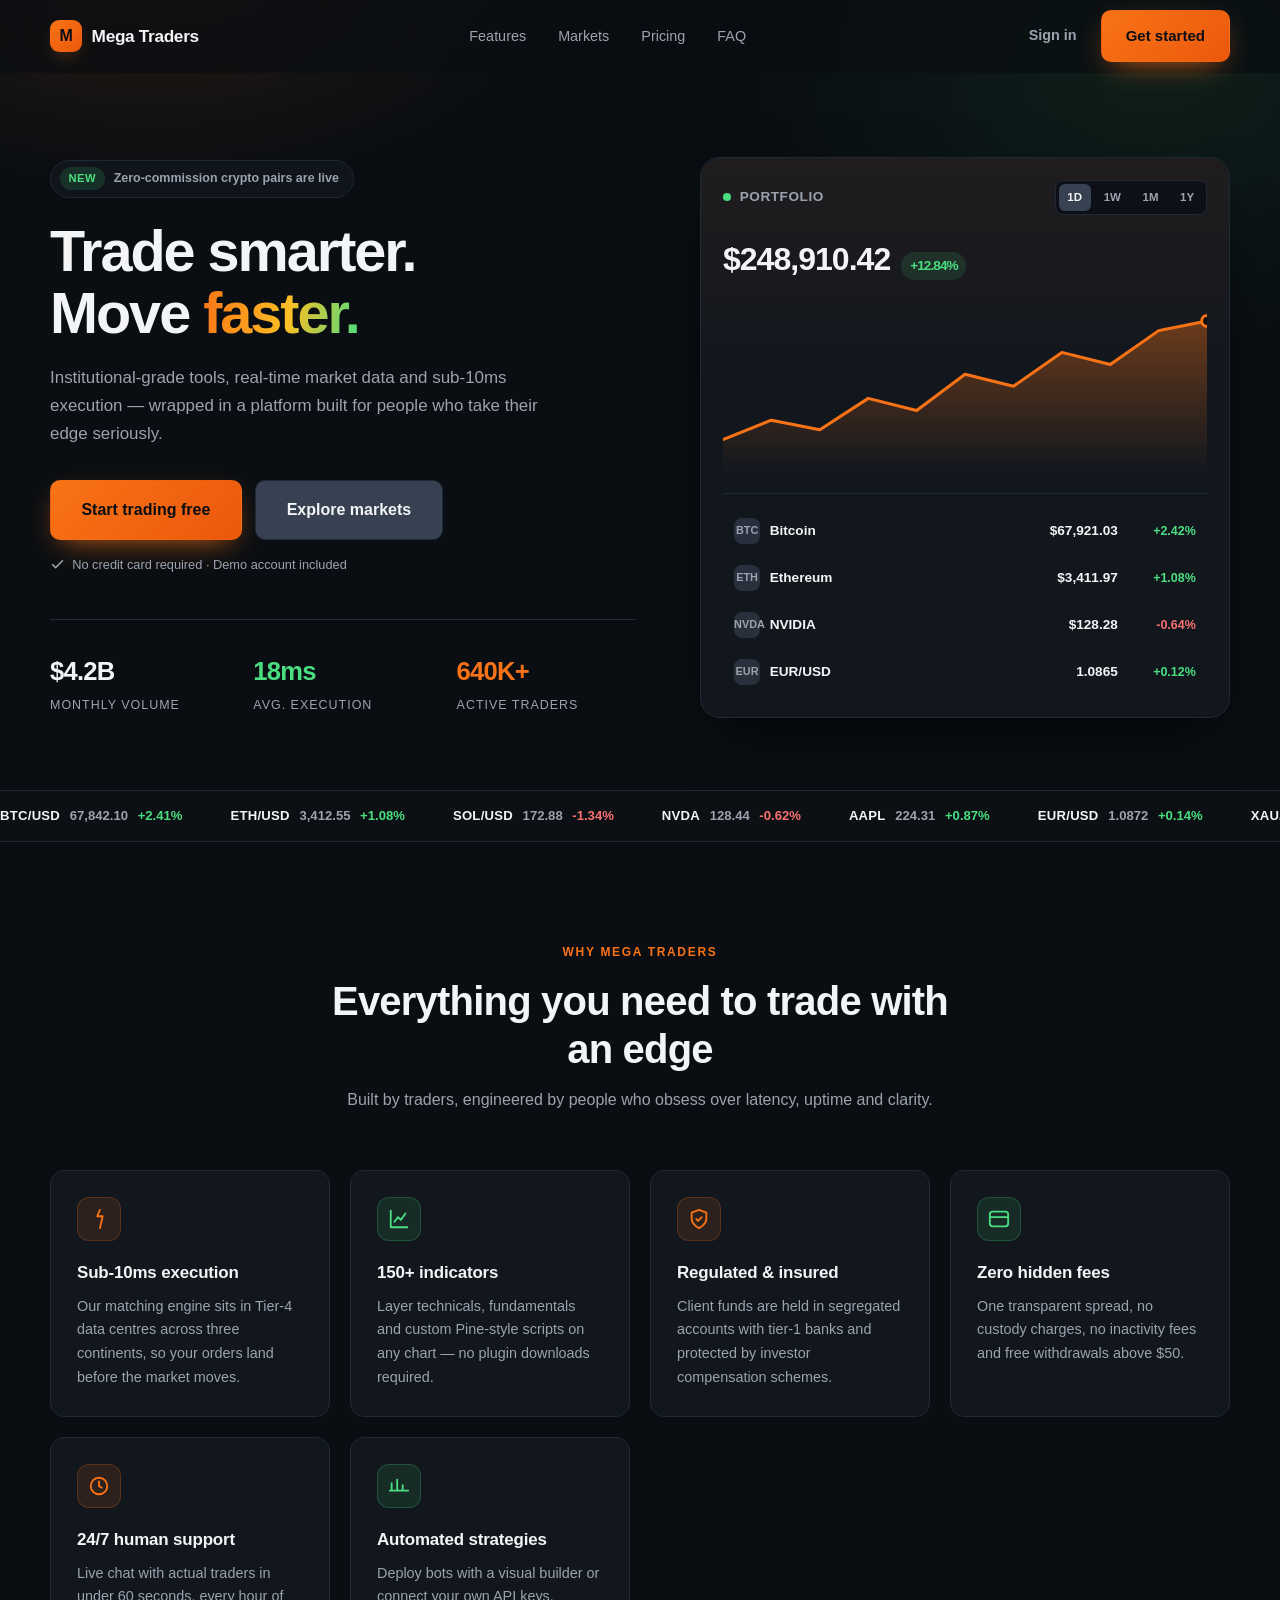
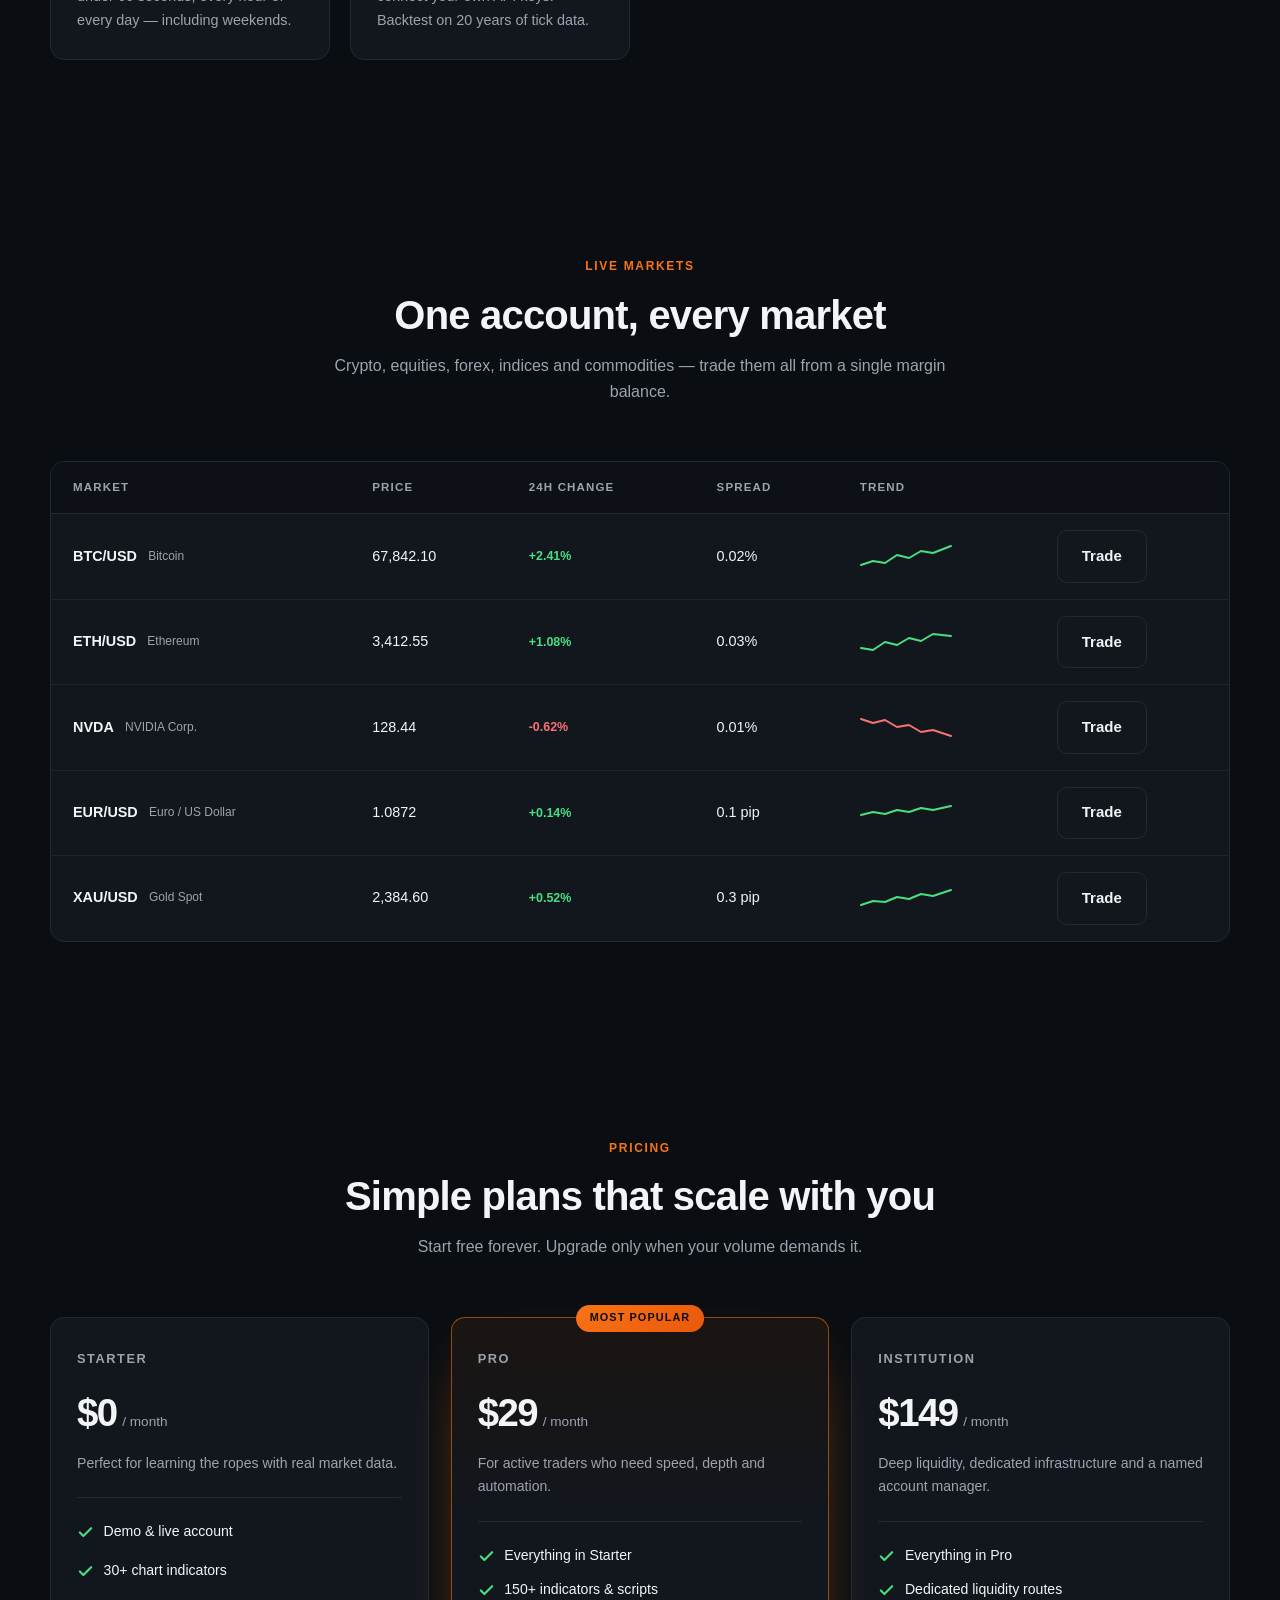
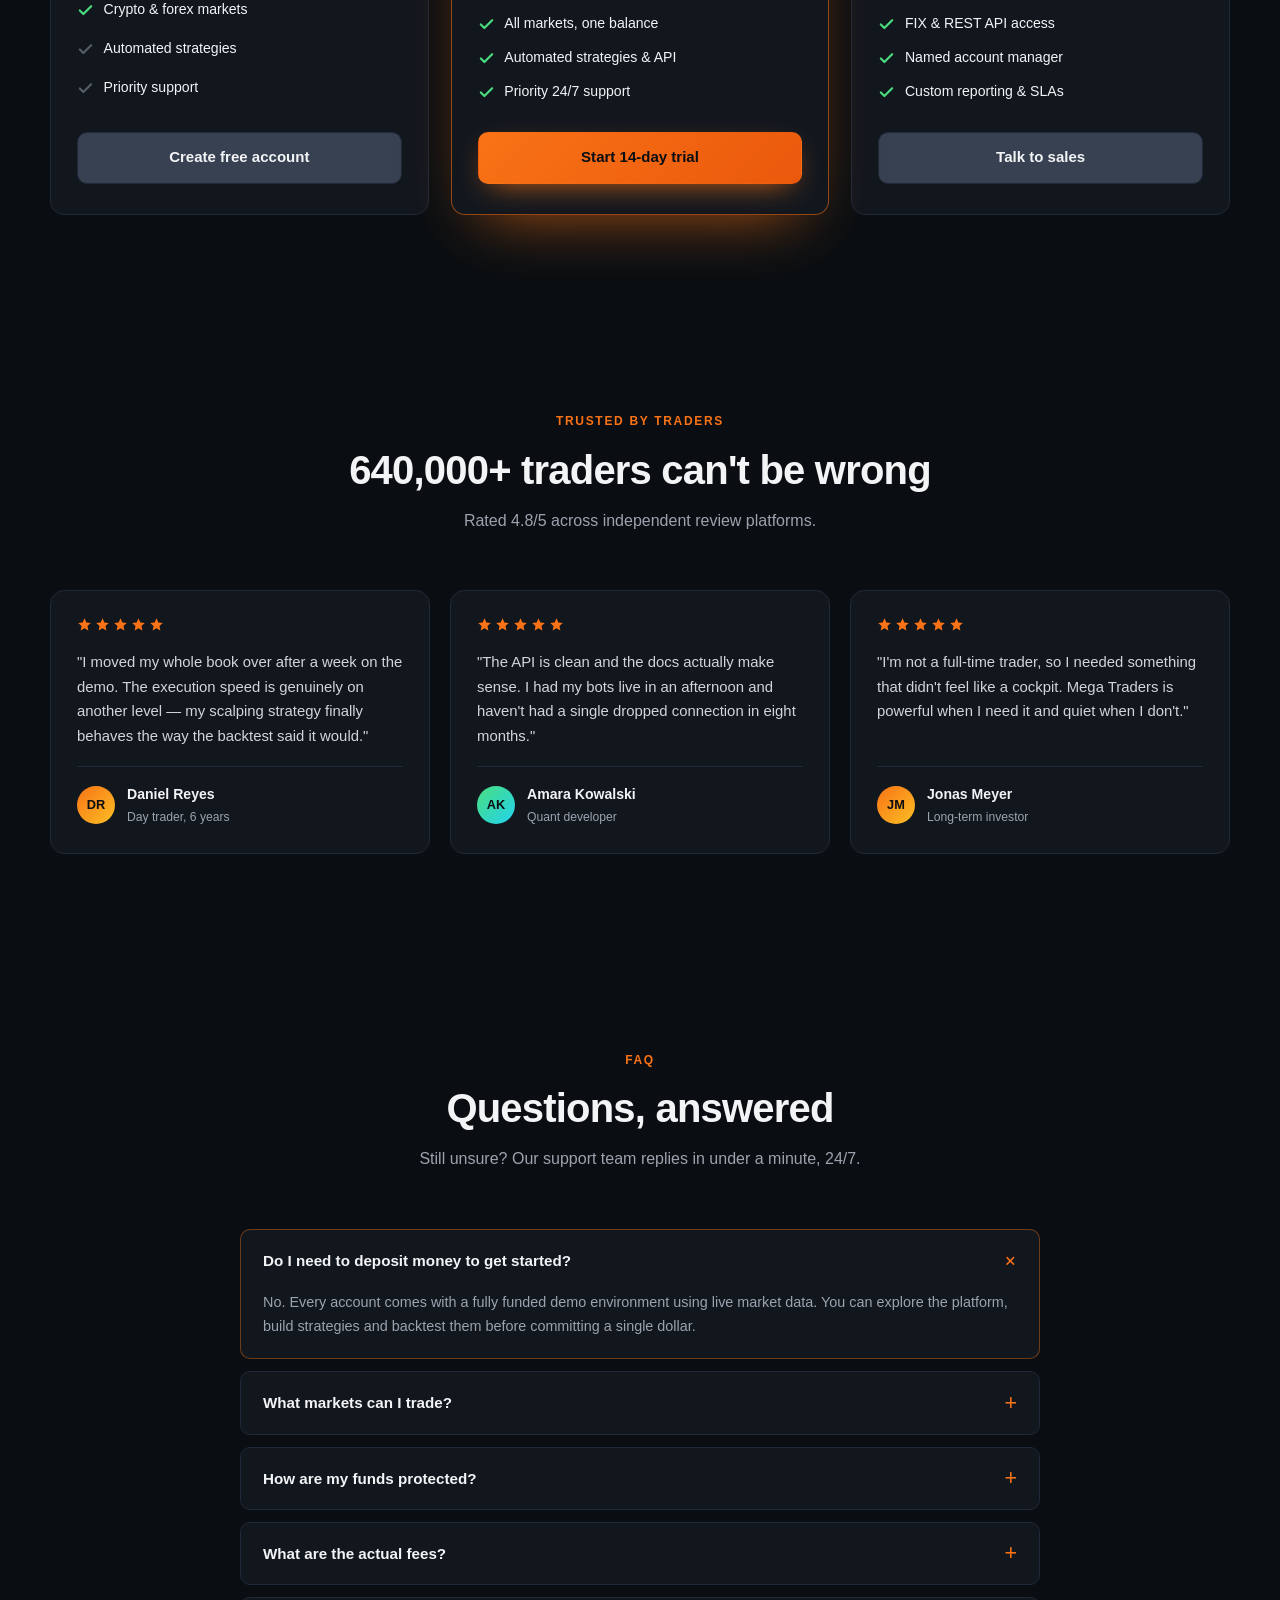
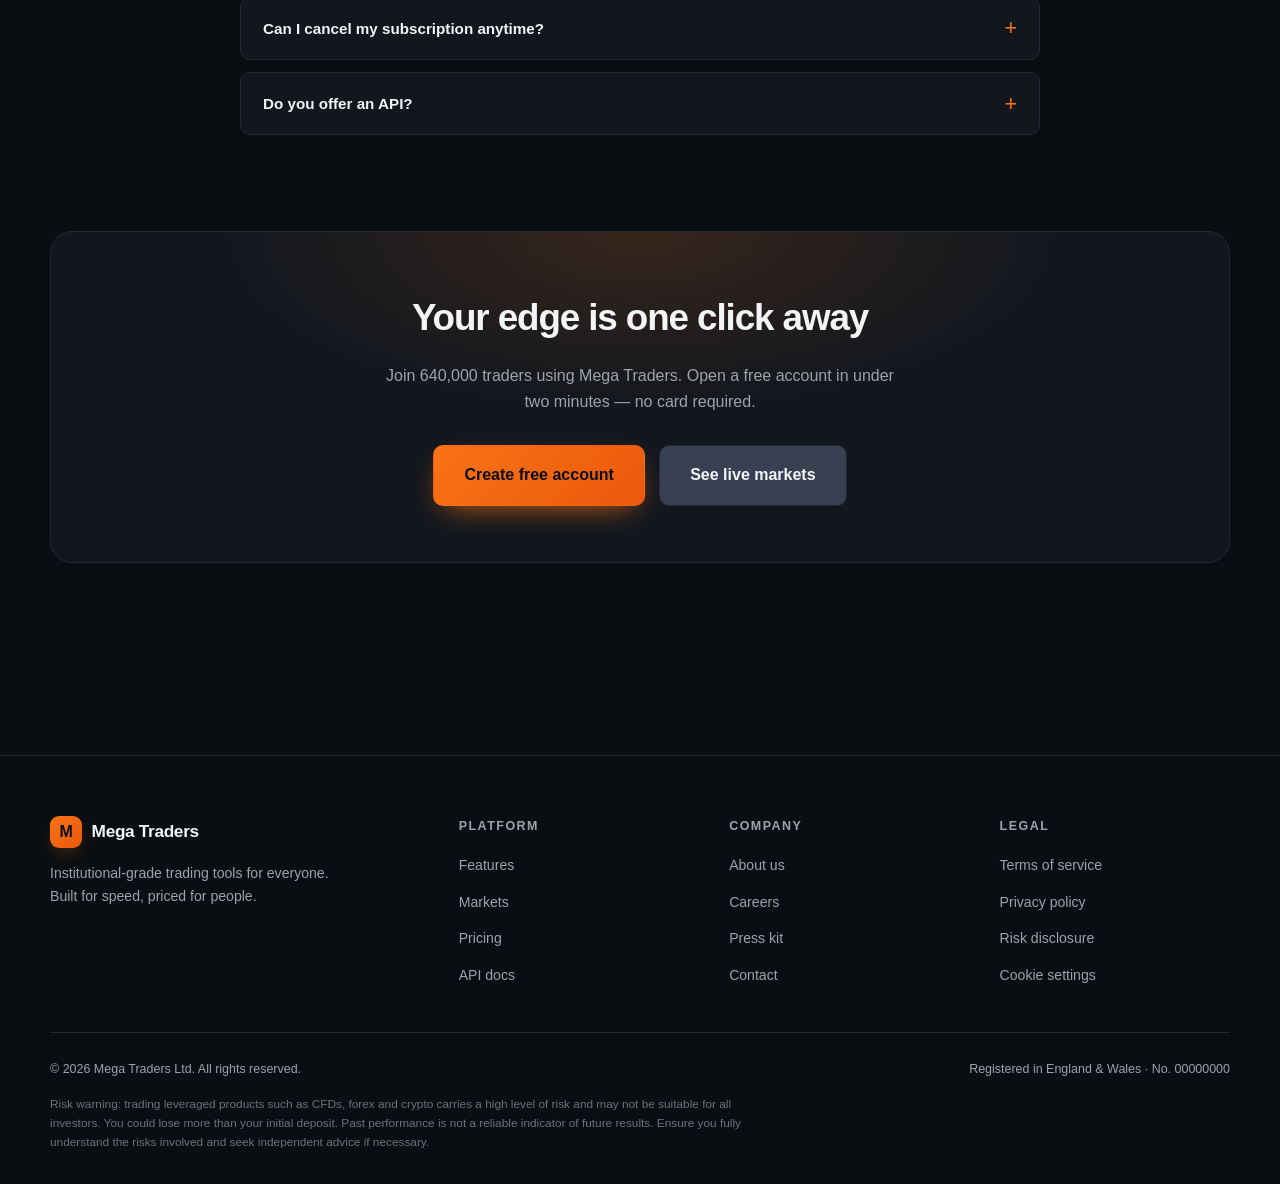
<file: index.html>
<!DOCTYPE html>
<html lang="en">
<head>
<meta charset="UTF-8">
<meta name="viewport" content="width=device-width, initial-scale=1.0">
<title>Mega Traders — Trade Smarter, Move Faster</title>
<meta name="description" content="Mega Traders gives you institutional-grade tools, real-time market data and lightning-fast execution — all in one platform.">
<link rel="stylesheet" href="styles.css">
<style>
    /* Ambient background glow */
    body::before {
        content: "";
        position: fixed;
        inset: 0;
        pointer-events: none;
        z-index: 0;
        background:
            radial-gradient(700px 400px at 12% -5%, rgba(249, 115, 22, 0.12), transparent 60%),
            radial-gradient(700px 500px at 90% 8%,  rgba(74, 222, 128, 0.08), transparent 60%);
    }

    .section { padding: 96px 0; }

    /* ---- Header / Nav ---- */
    .site-header {
        position: sticky;
        top: 0;
        z-index: 50;
        background-color: rgba(10, 14, 18, 0.72);
        backdrop-filter: blur(14px);
        -webkit-backdrop-filter: blur(14px);
        border-bottom: 1px solid transparent;
        transition: border-color 0.25s ease, background-color 0.25s ease;
    }
    .site-header.is-scrolled {
        border-bottom-color: var(--border-color);
        background-color: rgba(10, 14, 18, 0.92);
    }
    .nav {
        display: flex;
        align-items: center;
        justify-content: space-between;
        gap: 1.5rem;
        height: 72px;
    }
    .nav-links {
        display: flex;
        align-items: center;
        gap: 2rem;
    }
    .nav-links a {
        font-size: 0.9rem;
        font-weight: 500;
        color: var(--text-muted);
        transition: color 0.2s ease;
    }
    .nav-links a:hover { color: var(--text-main); }
    .nav-actions {
        display: flex;
        align-items: center;
        gap: 0.75rem;
    }
    .nav-actions .signin {
        font-size: 0.9rem;
        font-weight: 600;
        color: var(--text-muted);
        padding: 0.5rem 0.75rem;
        transition: color 0.2s ease;
    }
    .nav-actions .signin:hover { color: var(--text-main); }
    .nav-toggle {
        display: none;
        width: 42px;
        height: 42px;
        border-radius: var(--radius-sm);
        border: 1px solid var(--border-color);
        background-color: var(--card-bg);
        place-items: center;
    }
    .nav-toggle span {
        display: block;
        width: 18px;
        height: 2px;
        background-color: var(--text-main);
        border-radius: 2px;
        position: relative;
        transition: background-color 0.2s ease;
    }
    .nav-toggle span::before,
    .nav-toggle span::after {
        content: "";
        position: absolute;
        left: 0;
        width: 18px;
        height: 2px;
        background-color: var(--text-main);
        border-radius: 2px;
        transition: transform 0.25s ease, top 0.25s ease;
    }
    .nav-toggle span::before { top: -6px; }
    .nav-toggle span::after  { top:  6px; }
    .nav-toggle[aria-expanded="true"] span         { background-color: transparent; }
    .nav-toggle[aria-expanded="true"] span::before { top: 0; transform: rotate(45deg); }
    .nav-toggle[aria-expanded="true"] span::after  { top: 0; transform: rotate(-45deg); }

    /* ---- Hero ---- */
    .hero { padding: 84px 0 72px; position: relative; }
    .hero-grid {
        display: grid;
        grid-template-columns: 1.05fr 0.95fr;
        gap: 64px;
        align-items: center;
    }
    .hero h1 {
        font-size: clamp(2.2rem, 5vw, 3.6rem);
        line-height: 1.08;
        letter-spacing: -0.035em;
        font-weight: 800;
        margin-bottom: 20px;
    }
    .hero p.lead {
        font-size: 1.06rem;
        color: var(--text-muted);
        max-width: 520px;
        margin-bottom: 32px;
    }
    .hero-cta {
        display: flex;
        flex-wrap: wrap;
        gap: 0.85rem;
        margin-bottom: 14px;
    }
    .hero-note {
        font-size: 0.8rem;
        color: var(--text-muted);
        display: flex;
        align-items: center;
        gap: 0.45rem;
    }
    .hero-stats {
        display: grid;
        grid-template-columns: repeat(3, minmax(0, 1fr));
        gap: 1.5rem;
        margin-top: 44px;
        padding-top: 30px;
        border-top: 1px solid var(--border-color);
    }
    .stat-value {
        font-size: 1.6rem;
        font-weight: 800;
        letter-spacing: -0.03em;
    }
    .stat-value.green  { color: var(--accent-green); }
    .stat-value.orange { color: var(--accent-orange); }
    .stat-label {
        font-size: 0.78rem;
        color: var(--text-muted);
        text-transform: uppercase;
        letter-spacing: 0.08em;
        margin-top: 2px;
    }

    /* ---- Trading Panel ---- */
    .panel {
        background-color: var(--card-bg);
        border: 1px solid var(--border-color);
        border-radius: var(--radius-lg);
        padding: 22px;
        box-shadow: var(--shadow-lg);
        position: relative;
        overflow: hidden;
    }
    .panel::after {
        content: "";
        position: absolute;
        inset: 0;
        border-radius: var(--radius-lg);
        pointer-events: none;
        background: linear-gradient(180deg, rgba(249, 115, 22, 0.06), transparent 40%);
    }
    .panel-head {
        display: flex;
        align-items: center;
        justify-content: space-between;
        gap: 1rem;
        margin-bottom: 18px;
        position: relative;
        z-index: 1;
    }
    .panel-title {
        display: flex;
        align-items: center;
        gap: 0.55rem;
        font-size: 0.85rem;
        font-weight: 700;
        letter-spacing: 0.04em;
        text-transform: uppercase;
        color: var(--text-muted);
    }
    .live-dot {
        width: 8px;
        height: 8px;
        border-radius: 50%;
        background-color: var(--accent-green);
        box-shadow: 0 0 0 0 rgba(74, 222, 128, 0.6);
        animation: pulse 2s infinite;
    }
    @keyframes pulse {
        0%   { box-shadow: 0 0 0 0   rgba(74, 222, 128, 0.55); }
        70%  { box-shadow: 0 0 0 9px rgba(74, 222, 128, 0);    }
        100% { box-shadow: 0 0 0 0   rgba(74, 222, 128, 0);    }
    }
    .panel-tabs {
        display: flex;
        gap: 0.25rem;
        background-color: #0d1117;
        border: 1px solid var(--border-color);
        border-radius: 8px;
        padding: 3px;
    }
    .panel-tabs span {
        font-size: 0.72rem;
        font-weight: 600;
        color: var(--text-muted);
        padding: 0.25rem 0.55rem;
        border-radius: 6px;
    }
    .panel-tabs span.active {
        background-color: var(--btn-dark);
        color: var(--text-main);
    }
    .panel-value {
        font-size: 2rem;
        font-weight: 800;
        letter-spacing: -0.03em;
        display: flex;
        align-items: baseline;
        gap: 0.7rem;
        flex-wrap: wrap;
        position: relative;
        z-index: 1;
    }
    .delta {
        font-size: 0.85rem;
        font-weight: 700;
        padding: 0.18rem 0.55rem;
        border-radius: 999px;
    }
    .delta.up   { color: var(--accent-green); background-color: rgba(74, 222, 128, 0.12); }
    .delta.down { color: var(--accent-red);   background-color: rgba(248, 113, 113, 0.12); }
    .chart {
        width: 100%;
        height: auto;
        margin: 18px 0 20px;
        position: relative;
        z-index: 1;
    }
    .watchlist {
        display: grid;
        gap: 2px;
        border-top: 1px solid var(--border-color);
        padding-top: 14px;
        position: relative;
        z-index: 1;
    }
    .watchlist li {
        display: grid;
        grid-template-columns: 1fr auto auto;
        align-items: center;
        gap: 1rem;
        padding: 0.6rem 0.7rem;
        border-radius: 8px;
        transition: background-color 0.2s ease;
    }
    .watchlist li:hover { background-color: rgba(55, 65, 81, 0.35); }
    .ticker-name {
        display: flex;
        align-items: center;
        gap: 0.6rem;
        font-size: 0.85rem;
        font-weight: 600;
    }
    .ticker-icon {
        width: 26px;
        height: 26px;
        border-radius: 8px;
        display: grid;
        place-items: center;
        font-size: 0.68rem;
        font-weight: 800;
        background-color: rgba(55, 65, 81, 0.6);
        color: var(--text-muted);
    }
    .ticker-price { font-size: 0.85rem; font-weight: 600; font-variant-numeric: tabular-nums; }
    .ticker-chg   { font-size: 0.78rem; font-weight: 700; font-variant-numeric: tabular-nums;
                    min-width: 62px; text-align: right; }
    .ticker-chg.up   { color: var(--accent-green); }
    .ticker-chg.down { color: var(--accent-red); }

    /* ---- Ticker Strip ---- */
    .ticker-strip {
        border-block: 1px solid var(--border-color);
        background-color: #0c1015;
        overflow: hidden;
        padding: 0.9rem 0;
        position: relative;
        z-index: 1;
    }
    .ticker-track {
        display: flex;
        align-items: center;
        gap: 3rem;
        width: max-content;
        animation: marquee 42s linear infinite;
    }
    .ticker-strip:hover .ticker-track { animation-play-state: paused; }
    @keyframes marquee {
        from { transform: translateX(0);    }
        to   { transform: translateX(-50%); }
    }
    .ticker-item {
        display: flex;
        align-items: center;
        gap: 0.6rem;
        font-size: 0.82rem;
        font-weight: 600;
        white-space: nowrap;
        color: var(--text-muted);
    }
    .ticker-item b     { color: var(--text-main); letter-spacing: 0.02em; }
    .ticker-item .up   { color: var(--accent-green); }
    .ticker-item .down { color: var(--accent-red);   }

    /* ---- Feature Grid ---- */
    .feature-grid {
        display: grid;
        grid-template-columns: repeat(auto-fit, minmax(280px, 1fr));
        gap: 20px;
    }
    .card-icon {
        width: 44px;
        height: 44px;
        border-radius: 12px;
        display: grid;
        place-items: center;
        background-color: rgba(249, 115, 22, 0.11);
        border: 1px solid rgba(249, 115, 22, 0.22);
        color: var(--accent-orange);
        margin-bottom: 18px;
    }
    .card-icon.green {
        background-color: rgba(74, 222, 128, 0.1);
        border-color: rgba(74, 222, 128, 0.22);
        color: var(--accent-green);
    }

    /* ---- Markets Table ---- */
    .table-wrap {
        background-color: var(--card-bg);
        border: 1px solid var(--border-color);
        border-radius: var(--radius);
        overflow: hidden;
    }
    .table-scroll { overflow-x: auto; }
    table { width: 100%; border-collapse: collapse; min-width: 640px; }
    thead th {
        text-align: left;
        font-size: 0.72rem;
        font-weight: 700;
        text-transform: uppercase;
        letter-spacing: 0.1em;
        color: var(--text-muted);
        padding: 16px 22px;
        background-color: #0d1117;
        border-bottom: 1px solid var(--border-color);
    }
    tbody td {
        padding: 16px 22px;
        font-size: 0.9rem;
        border-bottom: 1px solid rgba(31, 41, 55, 0.7);
        font-variant-numeric: tabular-nums;
    }
    tbody tr:last-child td { border-bottom: none; }
    tbody tr              { transition: background-color 0.2s ease; }
    tbody tr:hover        { background-color: rgba(55, 65, 81, 0.22); }
    .asset {
        display: flex;
        align-items: center;
        gap: 0.7rem;
        font-weight: 600;
    }
    .asset span.sub {
        display: block;
        font-size: 0.75rem;
        font-weight: 500;
        color: var(--text-muted);
    }
    .spark { width: 92px; height: 28px; }

    /* ---- Pricing ---- */
    .pricing-grid {
        display: grid;
        grid-template-columns: repeat(auto-fit, minmax(280px, 1fr));
        gap: 22px;
        align-items: stretch;
    }
    .price-card {
        background-color: var(--card-bg);
        border: 1px solid var(--border-color);
        border-radius: var(--radius);
        padding: 30px 26px;
        display: flex;
        flex-direction: column;
        transition: transform 0.25s ease, border-color 0.25s ease, box-shadow 0.25s ease;
    }
    .price-card:hover {
        transform: translateY(-5px);
        border-color: var(--btn-dark-hover);
    }
    .price-card.featured {
        border-color: rgba(249, 115, 22, 0.55);
        background: linear-gradient(180deg, rgba(249, 115, 22, 0.07), var(--card-bg) 42%);
        box-shadow: 0 26px 60px -30px rgba(249, 115, 22, 0.75);
        position: relative;
    }
    .price-tag {
        position: absolute;
        top: -13px;
        left: 50%;
        transform: translateX(-50%);
        background: linear-gradient(135deg, var(--accent-orange), #ea580c);
        color: #0a0e12;
        font-size: 0.68rem;
        font-weight: 800;
        letter-spacing: 0.1em;
        text-transform: uppercase;
        padding: 0.28rem 0.85rem;
        border-radius: 999px;
        white-space: nowrap;
    }
    .plan-name {
        font-size: 0.8rem;
        font-weight: 700;
        letter-spacing: 0.12em;
        text-transform: uppercase;
        color: var(--text-muted);
        margin-bottom: 12px;
    }
    .plan-price {
        display: flex;
        align-items: baseline;
        gap: 0.35rem;
        margin-bottom: 8px;
    }
    .plan-price .amount {
        font-size: 2.4rem;
        font-weight: 800;
        letter-spacing: -0.04em;
    }
    .plan-price .period {
        font-size: 0.85rem;
        color: var(--text-muted);
    }
    .plan-desc {
        font-size: 0.88rem;
        color: var(--text-muted);
        margin-bottom: 22px;
    }
    .plan-features {
        display: grid;
        gap: 11px;
        margin-bottom: 28px;
        padding-top: 22px;
        border-top: 1px solid var(--border-color);
        flex: 1;
    }
    .plan-features li {
        display: flex;
        align-items: flex-start;
        gap: 0.6rem;
        font-size: 0.88rem;
        color: var(--text-main);
    }

    /* ---- Testimonials ---- */
    .quote-grid {
        display: grid;
        grid-template-columns: repeat(auto-fit, minmax(280px, 1fr));
        gap: 20px;
    }
    .quote-card {
        background-color: var(--card-bg);
        border: 1px solid var(--border-color);
        border-radius: var(--radius);
        padding: 26px;
        display: flex;
        flex-direction: column;
        gap: 18px;
    }
    .stars {
        display: flex;
        gap: 3px;
        color: var(--accent-orange);
    }
    .quote-card blockquote {
        font-size: 0.93rem;
        color: #d1d5db;
        flex: 1;
    }
    .quote-author {
        display: flex;
        align-items: center;
        gap: 0.75rem;
        padding-top: 16px;
        border-top: 1px solid var(--border-color);
    }
    .avatar {
        width: 38px;
        height: 38px;
        border-radius: 50%;
        display: grid;
        place-items: center;
        font-size: 0.8rem;
        font-weight: 800;
        color: #0a0e12;
        background: linear-gradient(135deg, var(--accent-orange), #fbbf24);
    }
    .avatar.green { background: linear-gradient(135deg, var(--accent-green), #22d3ee); }
    .author-name { font-size: 0.88rem; font-weight: 700; }
    .author-role { font-size: 0.76rem; color: var(--text-muted); }

    /* ---- FAQ ---- */
    .faq-list {
        max-width: 800px;
        margin-inline: auto;
        display: grid;
        gap: 12px;
    }
    details {
        background-color: var(--card-bg);
        border: 1px solid var(--border-color);
        border-radius: var(--radius-sm);
        overflow: hidden;
        transition: border-color 0.2s ease;
    }
    details[open] { border-color: rgba(249, 115, 22, 0.4); }
    summary {
        list-style: none;
        cursor: pointer;
        padding: 18px 22px;
        font-size: 0.95rem;
        font-weight: 600;
        display: flex;
        align-items: center;
        justify-content: space-between;
        gap: 1rem;
        transition: color 0.2s ease;
    }
    summary::-webkit-details-marker { display: none; }
    summary:hover { color: var(--accent-orange); }
    summary::after {
        content: "+";
        flex: none;
        font-size: 1.35rem;
        font-weight: 400;
        line-height: 1;
        color: var(--accent-orange);
        transition: transform 0.25s ease;
    }
    details[open] summary::after { transform: rotate(45deg); }
    details p {
        padding: 0 22px 20px;
        font-size: 0.9rem;
        color: var(--text-muted);
    }

    /* ---- CTA ---- */
    .cta-band {
        border: 1px solid var(--border-color);
        border-radius: 22px;
        padding: 56px 40px;
        text-align: center;
        background:
            radial-gradient(600px 260px at 50% 0%, rgba(249, 115, 22, 0.16), transparent 70%),
            var(--card-bg);
        position: relative;
        overflow: hidden;
    }
    .cta-band h2 {
        font-size: clamp(1.6rem, 3.4vw, 2.3rem);
        letter-spacing: -0.03em;
        margin-bottom: 14px;
    }
    .cta-band p {
        color: var(--text-muted);
        max-width: 520px;
        margin: 0 auto 30px;
    }
    .cta-actions {
        display: flex;
        justify-content: center;
        flex-wrap: wrap;
        gap: 0.85rem;
    }

    /* ---- Footer ---- */
    .site-footer {
        border-top: 1px solid var(--border-color);
        padding: 60px 0 32px;
        margin-top: 96px;
        position: relative;
        z-index: 1;
    }
    .footer-grid {
        display: grid;
        grid-template-columns: 1.6fr repeat(3, 1fr);
        gap: 40px;
        margin-bottom: 44px;
    }
    .footer-brand p {
        font-size: 0.88rem;
        color: var(--text-muted);
        max-width: 300px;
        margin-top: 14px;
    }
    .footer-col h4 {
        font-size: 0.78rem;
        font-weight: 700;
        letter-spacing: 0.12em;
        text-transform: uppercase;
        color: var(--text-muted);
        margin-bottom: 16px;
    }
    .footer-col ul { display: grid; gap: 10px; }
    .footer-col a {
        font-size: 0.88rem;
        color: var(--text-muted);
        transition: color 0.2s ease;
    }
    .footer-col a:hover { color: var(--accent-orange); }
    .footer-bottom {
        border-top: 1px solid var(--border-color);
        padding-top: 26px;
        display: flex;
        flex-wrap: wrap;
        gap: 1rem;
        align-items: center;
        justify-content: space-between;
    }
    .footer-bottom p { font-size: 0.78rem; color: var(--text-muted); }
    .disclaimer {
        font-size: 0.74rem;
        color: #6b7280;
        max-width: 720px;
        margin-top: 16px;
        line-height: 1.6;
    }

    /* ---- Responsive ---- */
    @media (max-width: 960px) {
        .hero-grid { grid-template-columns: 1fr; gap: 48px; }
        .hero      { padding: 56px 0 60px; }
        .hero p.lead { max-width: none; }
        .nav-links {
            position: absolute;
            top: 72px;
            left: 0;
            right: 0;
            flex-direction: column;
            align-items: stretch;
            gap: 0;
            background-color: #0c1015;
            border-bottom: 1px solid var(--border-color);
            padding: 0.5rem 1.25rem 1.25rem;
            display: none;
        }
        .nav-links.is-open { display: flex; }
        .nav-links a {
            padding: 0.85rem 0;
            border-bottom: 1px solid rgba(31, 41, 55, 0.6);
            font-size: 0.95rem;
        }
        .nav-links a:last-child { border-bottom: none; }
        .nav-toggle { display: grid; }
        .nav-actions .signin { display: none; }
        .footer-grid  { grid-template-columns: 1fr 1fr; gap: 32px; }
        .footer-brand { grid-column: 1 / -1; }
    }

    @media (max-width: 560px) {
        .section    { padding: 68px 0; }
        .hero-stats { grid-template-columns: 1fr; gap: 1rem; }
        .stat-value { font-size: 1.4rem; }
        .panel       { padding: 18px; }
        .panel-value { font-size: 1.6rem; }
        .cta-band    { padding: 40px 22px; }
        .footer-grid { grid-template-columns: 1fr; }
        .hero-cta .btn,
        .cta-actions .btn { width: 100%; }
    }
</style>
</head>
<body>

<header class="site-header" id="header">
    <div class="container">
        <nav class="nav" aria-label="Main">
            <a class="logo" href="#top">
                <span class="logo-mark">M</span>
                Mega Traders
            </a>

            <ul class="nav-links" id="navLinks">
                <li><a href="#features">Features</a></li>
                <li><a href="#markets">Markets</a></li>
                <li><a href="#pricing">Pricing</a></li>
                <li><a href="#faq">FAQ</a></li>
            </ul>

            <div class="nav-actions">
                <a class="signin" href="login.html">Sign in</a>
                <a class="btn btn-primary" href="login.html">Get started</a>
                <button class="nav-toggle" id="navToggle" aria-label="Toggle navigation"
                        aria-expanded="false" aria-controls="navLinks">
                    <span></span>
                </button>
            </div>
        </nav>
    </div>
</header>

<main id="top">

    <section class="hero">
        <div class="container">
            <div class="hero-grid">
                <div class="hero-copy">
                    <div class="badge">
                        <span class="pill">New</span>
                        Zero-commission crypto pairs are live
                    </div>

                    <h1>
                        Trade smarter.<br>
                        Move <span class="gradient-text">faster.</span>
                    </h1>

                    <p class="lead">
                        Institutional-grade tools, real-time market data and sub-10ms execution —
                        wrapped in a platform built for people who take their edge seriously.
                    </p>

                    <div class="hero-cta">
                        <a class="btn btn-primary btn-lg" href="login.html">Start trading free</a>
                        <a class="btn btn-ghost btn-lg" href="#markets">Explore markets</a>
                    </div>

                    <p class="hero-note">
                        <svg width="15" height="15" viewBox="0 0 24 24" fill="none" stroke="currentColor"
                             stroke-width="2.4" stroke-linecap="round" stroke-linejoin="round" aria-hidden="true">
                            <path d="M20 6 9 17l-5-5"/>
                        </svg>
                        No credit card required · Demo account included
                    </p>

                    <div class="hero-stats">
                        <div>
                            <div class="stat-value">$4.2B</div>
                            <div class="stat-label">Monthly volume</div>
                        </div>
                        <div>
                            <div class="stat-value green">18ms</div>
                            <div class="stat-label">Avg. execution</div>
                        </div>
                        <div>
                            <div class="stat-value orange">640K+</div>
                            <div class="stat-label">Active traders</div>
                        </div>
                    </div>
                </div>

                <div class="panel" aria-hidden="true">
                    <div class="panel-head">
                        <div class="panel-title">
                            <span class="live-dot"></span> Portfolio
                        </div>
                        <div class="panel-tabs">
                            <span class="active">1D</span>
                            <span>1W</span>
                            <span>1M</span>
                            <span>1Y</span>
                        </div>
                    </div>

                    <div class="panel-value">
                        $248,910.42
                        <span class="delta up">+12.84%</span>
                    </div>

                    <svg class="chart" viewBox="0 0 400 140" preserveAspectRatio="none" role="img">
                        <defs>
                            <linearGradient id="areaFill" x1="0" y1="0" x2="0" y2="1">
                                <stop offset="0%" stop-color="#f97316" stop-opacity="0.38"/>
                                <stop offset="100%" stop-color="#f97316" stop-opacity="0"/>
                            </linearGradient>
                        </defs>
                        <path d="M0,112 L40,96 L80,104 L120,78 L160,88 L200,58 L240,68 L280,40 L320,50 L360,22 L400,14 L400,140 L0,140 Z"
                              fill="url(#areaFill)"/>
                        <path d="M0,112 L40,96 L80,104 L120,78 L160,88 L200,58 L240,68 L280,40 L320,50 L360,22 L400,14"
                              fill="none" stroke="#f97316" stroke-width="2.5"
                              stroke-linecap="round" stroke-linejoin="round"/>
                        <circle cx="400" cy="14" r="4.5" fill="#0a0e12" stroke="#f97316" stroke-width="2.5"/>
                    </svg>

                    <ul class="watchlist">
                        <li>
                            <div class="ticker-name"><span class="ticker-icon">BTC</span> Bitcoin</div>
                            <div class="ticker-price">$67,842.10</div>
                            <div class="ticker-chg up">+2.41%</div>
                        </li>
                        <li>
                            <div class="ticker-name"><span class="ticker-icon">ETH</span> Ethereum</div>
                            <div class="ticker-price">$3,412.55</div>
                            <div class="ticker-chg up">+1.08%</div>
                        </li>
                        <li>
                            <div class="ticker-name"><span class="ticker-icon">NVDA</span> NVIDIA</div>
                            <div class="ticker-price">$128.44</div>
                            <div class="ticker-chg down">-0.62%</div>
                        </li>
                        <li>
                            <div class="ticker-name"><span class="ticker-icon">EUR</span> EUR/USD</div>
                            <div class="ticker-price">1.0872</div>
                            <div class="ticker-chg up">+0.14%</div>
                        </li>
                    </ul>
                </div>
            </div>
        </div>
    </section>

    <div class="ticker-strip" aria-hidden="true">
        <div class="ticker-track" id="tickerTrack">
            <div class="ticker-item"><b>BTC/USD</b> 67,842.10 <span class="up">+2.41%</span></div>
            <div class="ticker-item"><b>ETH/USD</b> 3,412.55 <span class="up">+1.08%</span></div>
            <div class="ticker-item"><b>SOL/USD</b> 172.88 <span class="down">-1.34%</span></div>
            <div class="ticker-item"><b>NVDA</b> 128.44 <span class="down">-0.62%</span></div>
            <div class="ticker-item"><b>AAPL</b> 224.31 <span class="up">+0.87%</span></div>
            <div class="ticker-item"><b>EUR/USD</b> 1.0872 <span class="up">+0.14%</span></div>
            <div class="ticker-item"><b>XAU/USD</b> 2,384.60 <span class="up">+0.52%</span></div>
            <div class="ticker-item"><b>SPX500</b> 5,487.03 <span class="down">-0.21%</span></div>
            <div class="ticker-item"><b>BTC/USD</b> 67,842.10 <span class="up">+2.41%</span></div>
            <div class="ticker-item"><b>ETH/USD</b> 3,412.55 <span class="up">+1.08%</span></div>
            <div class="ticker-item"><b>SOL/USD</b> 172.88 <span class="down">-1.34%</span></div>
            <div class="ticker-item"><b>NVDA</b> 128.44 <span class="down">-0.62%</span></div>
            <div class="ticker-item"><b>AAPL</b> 224.31 <span class="up">+0.87%</span></div>
            <div class="ticker-item"><b>EUR/USD</b> 1.0872 <span class="up">+0.14%</span></div>
            <div class="ticker-item"><b>XAU/USD</b> 2,384.60 <span class="up">+0.52%</span></div>
            <div class="ticker-item"><b>SPX500</b> 5,487.03 <span class="down">-0.21%</span></div>
        </div>
    </div>

    <section class="section" id="features">
        <div class="container">
            <div class="section-head">
                <span class="eyebrow">Why Mega Traders</span>
                <h2>Everything you need to trade with an edge</h2>
                <p>Built by traders, engineered by people who obsess over latency, uptime and clarity.</p>
            </div>

            <div class="feature-grid">
                <article class="card">
                    <div class="card-icon">
                        <svg width="22" height="22" viewBox="0 0 24 24" fill="none" stroke="currentColor" stroke-width="2" stroke-linecap="round" stroke-linejoin="round"><path d="m13 2-3 7h6l-3 13"/></svg>
                    </div>
                    <h3>Sub-10ms execution</h3>
                    <p>Our matching engine sits in Tier-4 data centres across three continents, so your orders land before the market moves.</p>
                </article>

                <article class="card">
                    <div class="card-icon green">
                        <svg width="22" height="22" viewBox="0 0 24 24" fill="none" stroke="currentColor" stroke-width="2" stroke-linecap="round" stroke-linejoin="round"><path d="M3 3v18h18"/><path d="m7 15 4-5 3 3 5-7"/></svg>
                    </div>
                    <h3>150+ indicators</h3>
                    <p>Layer technicals, fundamentals and custom Pine-style scripts on any chart — no plugin downloads required.</p>
                </article>

                <article class="card">
                    <div class="card-icon">
                        <svg width="22" height="22" viewBox="0 0 24 24" fill="none" stroke="currentColor" stroke-width="2" stroke-linecap="round" stroke-linejoin="round"><path d="M12 22s8-4 8-10V5l-8-3-8 3v7c0 6 8 10 8 10Z"/><path d="m9 12 2 2 4-4"/></svg>
                    </div>
                    <h3>Regulated &amp; insured</h3>
                    <p>Client funds are held in segregated accounts with tier-1 banks and protected by investor compensation schemes.</p>
                </article>

                <article class="card">
                    <div class="card-icon green">
                        <svg width="22" height="22" viewBox="0 0 24 24" fill="none" stroke="currentColor" stroke-width="2" stroke-linecap="round" stroke-linejoin="round"><rect x="2" y="4" width="20" height="16" rx="3"/><path d="M2 10h20"/></svg>
                    </div>
                    <h3>Zero hidden fees</h3>
                    <p>One transparent spread, no custody charges, no inactivity fees and free withdrawals above $50.</p>
                </article>

                <article class="card">
                    <div class="card-icon">
                        <svg width="22" height="22" viewBox="0 0 24 24" fill="none" stroke="currentColor" stroke-width="2" stroke-linecap="round" stroke-linejoin="round"><circle cx="12" cy="12" r="9"/><path d="M12 7v5l3 2"/></svg>
                    </div>
                    <h3>24/7 human support</h3>
                    <p>Live chat with actual traders in under 60 seconds, every hour of every day — including weekends.</p>
                </article>

                <article class="card">
                    <div class="card-icon green">
                        <svg width="22" height="22" viewBox="0 0 24 24" fill="none" stroke="currentColor" stroke-width="2" stroke-linecap="round" stroke-linejoin="round"><path d="M4 17V9M10 17V5M16 17v-6M22 17H2"/></svg>
                    </div>
                    <h3>Automated strategies</h3>
                    <p>Deploy bots with a visual builder or connect your own API keys. Backtest on 20 years of tick data.</p>
                </article>
            </div>
        </div>
    </section>

    <section class="section" id="markets">
        <div class="container">
            <div class="section-head">
                <span class="eyebrow">Live markets</span>
                <h2>One account, every market</h2>
                <p>Crypto, equities, forex, indices and commodities — trade them all from a single margin balance.</p>
            </div>

            <div class="table-wrap">
                <div class="table-scroll">
                    <table>
                        <thead>
                            <tr>
                                <th scope="col">Market</th>
                                <th scope="col">Price</th>
                                <th scope="col">24h Change</th>
                                <th scope="col">Spread</th>
                                <th scope="col">Trend</th>
                                <th scope="col"></th>
                            </tr>
                        </thead>
                        <tbody>
                            <tr>
                                <td><div class="asset">BTC/USD <span class="sub">Bitcoin</span></div></td>
                                <td>67,842.10</td>
                                <td class="ticker-chg up" style="text-align:left">+2.41%</td>
                                <td>0.02%</td>
                                <td><svg class="spark" viewBox="0 0 92 28" fill="none" aria-hidden="true"><path d="M1 22 L13 18 L25 20 L37 12 L49 15 L61 8 L73 10 L91 3" stroke="#4ade80" stroke-width="2" stroke-linecap="round" stroke-linejoin="round"/></svg></td>
                                <td><a class="btn btn-outline" href="login.html">Trade</a></td>
                            </tr>
                            <tr>
                                <td><div class="asset">ETH/USD <span class="sub">Ethereum</span></div></td>
                                <td>3,412.55</td>
                                <td class="ticker-chg up" style="text-align:left">+1.08%</td>
                                <td>0.03%</td>
                                <td><svg class="spark" viewBox="0 0 92 28" fill="none" aria-hidden="true"><path d="M1 20 L13 22 L25 14 L37 17 L49 10 L61 13 L73 6 L91 8" stroke="#4ade80" stroke-width="2" stroke-linecap="round" stroke-linejoin="round"/></svg></td>
                                <td><a class="btn btn-outline" href="login.html">Trade</a></td>
                            </tr>
                            <tr>
                                <td><div class="asset">NVDA <span class="sub">NVIDIA Corp.</span></div></td>
                                <td>128.44</td>
                                <td class="ticker-chg down" style="text-align:left">-0.62%</td>
                                <td>0.01%</td>
                                <td><svg class="spark" viewBox="0 0 92 28" fill="none" aria-hidden="true"><path d="M1 6 L13 10 L25 7 L37 14 L49 12 L61 19 L73 17 L91 23" stroke="#f87171" stroke-width="2" stroke-linecap="round" stroke-linejoin="round"/></svg></td>
                                <td><a class="btn btn-outline" href="login.html">Trade</a></td>
                            </tr>
                            <tr>
                                <td><div class="asset">EUR/USD <span class="sub">Euro / US Dollar</span></div></td>
                                <td>1.0872</td>
                                <td class="ticker-chg up" style="text-align:left">+0.14%</td>
                                <td>0.1 pip</td>
                                <td><svg class="spark" viewBox="0 0 92 28" fill="none" aria-hidden="true"><path d="M1 16 L13 13 L25 15 L37 11 L49 13 L61 9 L73 11 L91 7" stroke="#4ade80" stroke-width="2" stroke-linecap="round" stroke-linejoin="round"/></svg></td>
                                <td><a class="btn btn-outline" href="login.html">Trade</a></td>
                            </tr>
                            <tr>
                                <td><div class="asset">XAU/USD <span class="sub">Gold Spot</span></div></td>
                                <td>2,384.60</td>
                                <td class="ticker-chg up" style="text-align:left">+0.52%</td>
                                <td>0.3 pip</td>
                                <td><svg class="spark" viewBox="0 0 92 28" fill="none" aria-hidden="true"><path d="M1 21 L13 17 L25 18 L37 13 L49 15 L61 10 L73 12 L91 6" stroke="#4ade80" stroke-width="2" stroke-linecap="round" stroke-linejoin="round"/></svg></td>
                                <td><a class="btn btn-outline" href="login.html">Trade</a></td>
                            </tr>
                        </tbody>
                    </table>
                </div>
            </div>
        </div>
    </section>

    <section class="section" id="pricing">
        <div class="container">
            <div class="section-head">
                <span class="eyebrow">Pricing</span>
                <h2>Simple plans that scale with you</h2>
                <p>Start free forever. Upgrade only when your volume demands it.</p>
            </div>

            <div class="pricing-grid">
                <article class="price-card">
                    <div class="plan-name">Starter</div>
                    <div class="plan-price">
                        <span class="amount">$0</span>
                        <span class="period">/ month</span>
                    </div>
                    <p class="plan-desc">Perfect for learning the ropes with real market data.</p>

                    <ul class="plan-features">
                        <li><svg class="check" viewBox="0 0 24 24" fill="none" stroke="currentColor" stroke-width="3" stroke-linecap="round" stroke-linejoin="round"><path d="M20 6 9 17l-5-5"/></svg> Demo &amp; live account</li>
                        <li><svg class="check" viewBox="0 0 24 24" fill="none" stroke="currentColor" stroke-width="3" stroke-linecap="round" stroke-linejoin="round"><path d="M20 6 9 17l-5-5"/></svg> 30+ chart indicators</li>
                        <li><svg class="check" viewBox="0 0 24 24" fill="none" stroke="currentColor" stroke-width="3" stroke-linecap="round" stroke-linejoin="round"><path d="M20 6 9 17l-5-5"/></svg> Crypto &amp; forex markets</li>
                        <li><svg class="check dim" viewBox="0 0 24 24" fill="none" stroke="currentColor" stroke-width="3" stroke-linecap="round" stroke-linejoin="round"><path d="M20 6 9 17l-5-5"/></svg> Automated strategies</li>
                        <li><svg class="check dim" viewBox="0 0 24 24" fill="none" stroke="currentColor" stroke-width="3" stroke-linecap="round" stroke-linejoin="round"><path d="M20 6 9 17l-5-5"/></svg> Priority support</li>
                    </ul>

                    <a class="btn btn-ghost btn-block" href="login.html">Create free account</a>
                </article>

                <article class="price-card featured">
                    <span class="price-tag">Most popular</span>
                    <div class="plan-name">Pro</div>
                    <div class="plan-price">
                        <span class="amount">$29</span>
                        <span class="period">/ month</span>
                    </div>
                    <p class="plan-desc">For active traders who need speed, depth and automation.</p>

                    <ul class="plan-features">
                        <li><svg class="check" viewBox="0 0 24 24" fill="none" stroke="currentColor" stroke-width="3" stroke-linecap="round" stroke-linejoin="round"><path d="M20 6 9 17l-5-5"/></svg> Everything in Starter</li>
                        <li><svg class="check" viewBox="0 0 24 24" fill="none" stroke="currentColor" stroke-width="3" stroke-linecap="round" stroke-linejoin="round"><path d="M20 6 9 17l-5-5"/></svg> 150+ indicators &amp; scripts</li>
                        <li><svg class="check" viewBox="0 0 24 24" fill="none" stroke="currentColor" stroke-width="3" stroke-linecap="round" stroke-linejoin="round"><path d="M20 6 9 17l-5-5"/></svg> All markets, one balance</li>
                        <li><svg class="check" viewBox="0 0 24 24" fill="none" stroke="currentColor" stroke-width="3" stroke-linecap="round" stroke-linejoin="round"><path d="M20 6 9 17l-5-5"/></svg> Automated strategies &amp; API</li>
                        <li><svg class="check" viewBox="0 0 24 24" fill="none" stroke="currentColor" stroke-width="3" stroke-linecap="round" stroke-linejoin="round"><path d="M20 6 9 17l-5-5"/></svg> Priority 24/7 support</li>
                    </ul>

                    <a class="btn btn-primary btn-block" href="login.html">Start 14-day trial</a>
                </article>

                <article class="price-card">
                    <div class="plan-name">Institution</div>
                    <div class="plan-price">
                        <span class="amount">$149</span>
                        <span class="period">/ month</span>
                    </div>
                    <p class="plan-desc">Deep liquidity, dedicated infrastructure and a named account manager.</p>

                    <ul class="plan-features">
                        <li><svg class="check" viewBox="0 0 24 24" fill="none" stroke="currentColor" stroke-width="3" stroke-linecap="round" stroke-linejoin="round"><path d="M20 6 9 17l-5-5"/></svg> Everything in Pro</li>
                        <li><svg class="check" viewBox="0 0 24 24" fill="none" stroke="currentColor" stroke-width="3" stroke-linecap="round" stroke-linejoin="round"><path d="M20 6 9 17l-5-5"/></svg> Dedicated liquidity routes</li>
                        <li><svg class="check" viewBox="0 0 24 24" fill="none" stroke="currentColor" stroke-width="3" stroke-linecap="round" stroke-linejoin="round"><path d="M20 6 9 17l-5-5"/></svg> FIX &amp; REST API access</li>
                        <li><svg class="check" viewBox="0 0 24 24" fill="none" stroke="currentColor" stroke-width="3" stroke-linecap="round" stroke-linejoin="round"><path d="M20 6 9 17l-5-5"/></svg> Named account manager</li>
                        <li><svg class="check" viewBox="0 0 24 24" fill="none" stroke="currentColor" stroke-width="3" stroke-linecap="round" stroke-linejoin="round"><path d="M20 6 9 17l-5-5"/></svg> Custom reporting &amp; SLAs</li>
                    </ul>

                    <a class="btn btn-ghost btn-block" href="login.html">Talk to sales</a>
                </article>
            </div>
        </div>
    </section>

    <section class="section" id="testimonials">
        <div class="container">
            <div class="section-head">
                <span class="eyebrow">Trusted by traders</span>
                <h2>640,000+ traders can't be wrong</h2>
                <p>Rated 4.8/5 across independent review platforms.</p>
            </div>

            <div class="quote-grid">
                <article class="quote-card">
                    <div class="stars" aria-label="5 out of 5 stars">
                        <svg width="15" height="15" viewBox="0 0 24 24" fill="currentColor"><path d="m12 2 3 6.6 7 .9-5.2 4.9 1.4 7L12 18l-6.2 3.4 1.4-7L2 9.5l7-.9Z"/></svg>
                        <svg width="15" height="15" viewBox="0 0 24 24" fill="currentColor"><path d="m12 2 3 6.6 7 .9-5.2 4.9 1.4 7L12 18l-6.2 3.4 1.4-7L2 9.5l7-.9Z"/></svg>
                        <svg width="15" height="15" viewBox="0 0 24 24" fill="currentColor"><path d="m12 2 3 6.6 7 .9-5.2 4.9 1.4 7L12 18l-6.2 3.4 1.4-7L2 9.5l7-.9Z"/></svg>
                        <svg width="15" height="15" viewBox="0 0 24 24" fill="currentColor"><path d="m12 2 3 6.6 7 .9-5.2 4.9 1.4 7L12 18l-6.2 3.4 1.4-7L2 9.5l7-.9Z"/></svg>
                        <svg width="15" height="15" viewBox="0 0 24 24" fill="currentColor"><path d="m12 2 3 6.6 7 .9-5.2 4.9 1.4 7L12 18l-6.2 3.4 1.4-7L2 9.5l7-.9Z"/></svg>
                    </div>
                    <blockquote>"I moved my whole book over after a week on the demo. The execution speed is genuinely on another level — my scalping strategy finally behaves the way the backtest said it would."</blockquote>
                    <div class="quote-author">
                        <div class="avatar">DR</div>
                        <div>
                            <div class="author-name">Daniel Reyes</div>
                            <div class="author-role">Day trader, 6 years</div>
                        </div>
                    </div>
                </article>

                <article class="quote-card">
                    <div class="stars" aria-label="5 out of 5 stars">
                        <svg width="15" height="15" viewBox="0 0 24 24" fill="currentColor"><path d="m12 2 3 6.6 7 .9-5.2 4.9 1.4 7L12 18l-6.2 3.4 1.4-7L2 9.5l7-.9Z"/></svg>
                        <svg width="15" height="15" viewBox="0 0 24 24" fill="currentColor"><path d="m12 2 3 6.6 7 .9-5.2 4.9 1.4 7L12 18l-6.2 3.4 1.4-7L2 9.5l7-.9Z"/></svg>
                        <svg width="15" height="15" viewBox="0 0 24 24" fill="currentColor"><path d="m12 2 3 6.6 7 .9-5.2 4.9 1.4 7L12 18l-6.2 3.4 1.4-7L2 9.5l7-.9Z"/></svg>
                        <svg width="15" height="15" viewBox="0 0 24 24" fill="currentColor"><path d="m12 2 3 6.6 7 .9-5.2 4.9 1.4 7L12 18l-6.2 3.4 1.4-7L2 9.5l7-.9Z"/></svg>
                        <svg width="15" height="15" viewBox="0 0 24 24" fill="currentColor"><path d="m12 2 3 6.6 7 .9-5.2 4.9 1.4 7L12 18l-6.2 3.4 1.4-7L2 9.5l7-.9Z"/></svg>
                    </div>
                    <blockquote>"The API is clean and the docs actually make sense. I had my bots live in an afternoon and haven't had a single dropped connection in eight months."</blockquote>
                    <div class="quote-author">
                        <div class="avatar green">AK</div>
                        <div>
                            <div class="author-name">Amara Kowalski</div>
                            <div class="author-role">Quant developer</div>
                        </div>
                    </div>
                </article>

                <article class="quote-card">
                    <div class="stars" aria-label="5 out of 5 stars">
                        <svg width="15" height="15" viewBox="0 0 24 24" fill="currentColor"><path d="m12 2 3 6.6 7 .9-5.2 4.9 1.4 7L12 18l-6.2 3.4 1.4-7L2 9.5l7-.9Z"/></svg>
                        <svg width="15" height="15" viewBox="0 0 24 24" fill="currentColor"><path d="m12 2 3 6.6 7 .9-5.2 4.9 1.4 7L12 18l-6.2 3.4 1.4-7L2 9.5l7-.9Z"/></svg>
                        <svg width="15" height="15" viewBox="0 0 24 24" fill="currentColor"><path d="m12 2 3 6.6 7 .9-5.2 4.9 1.4 7L12 18l-6.2 3.4 1.4-7L2 9.5l7-.9Z"/></svg>
                        <svg width="15" height="15" viewBox="0 0 24 24" fill="currentColor"><path d="m12 2 3 6.6 7 .9-5.2 4.9 1.4 7L12 18l-6.2 3.4 1.4-7L2 9.5l7-.9Z"/></svg>
                        <svg width="15" height="15" viewBox="0 0 24 24" fill="currentColor"><path d="m12 2 3 6.6 7 .9-5.2 4.9 1.4 7L12 18l-6.2 3.4 1.4-7L2 9.5l7-.9Z"/></svg>
                    </div>
                    <blockquote>"I'm not a full-time trader, so I needed something that didn't feel like a cockpit. Mega Traders is powerful when I need it and quiet when I don't."</blockquote>
                    <div class="quote-author">
                        <div class="avatar">JM</div>
                        <div>
                            <div class="author-name">Jonas Meyer</div>
                            <div class="author-role">Long-term investor</div>
                        </div>
                    </div>
                </article>
            </div>
        </div>
    </section>

    <section class="section" id="faq">
        <div class="container">
            <div class="section-head">
                <span class="eyebrow">FAQ</span>
                <h2>Questions, answered</h2>
                <p>Still unsure? Our support team replies in under a minute, 24/7.</p>
            </div>

            <div class="faq-list">
                <details open>
                    <summary>Do I need to deposit money to get started?</summary>
                    <p>No. Every account comes with a fully funded demo environment using live market data. You can explore the platform, build strategies and backtest them before committing a single dollar.</p>
                </details>
                <details>
                    <summary>What markets can I trade?</summary>
                    <p>Crypto pairs, US and EU equities, forex, indices and commodities — all from one margin balance. Over 4,000 instruments are available on the Pro plan and above.</p>
                </details>
                <details>
                    <summary>How are my funds protected?</summary>
                    <p>Client funds are held in segregated accounts with tier-1 banks, separate from company capital. Eligible accounts are covered by the investor compensation scheme up to $50,000.</p>
                </details>
                <details>
                    <summary>What are the actual fees?</summary>
                    <p>There are no custody fees, no inactivity fees and no deposit fees. You pay the spread, plus a small commission on equities. Withdrawals above $50 are free.</p>
                </details>
                <details>
                    <summary>Can I cancel my subscription anytime?</summary>
                    <p>Yes. Plans are billed monthly and you can cancel from your dashboard in two clicks. You keep access until the end of the current billing period — no lock-in, no exit fees.</p>
                </details>
                <details>
                    <summary>Do you offer an API?</summary>
                    <p>REST and FIX APIs are available on Pro and Institution plans, with WebSocket streaming for real-time market data. Full documentation is public and includes SDKs for Python, Node and Go.</p>
                </details>
            </div>
        </div>
    </section>

    <section class="section" style="padding-top:0;">
        <div class="container">
            <div class="cta-band">
                <h2>Your edge is one click away</h2>
                <p>Join 640,000 traders using Mega Traders. Open a free account in under two minutes — no card required.</p>
                <div class="cta-actions">
                    <a class="btn btn-primary btn-lg" href="login.html">Create free account</a>
                    <a class="btn btn-ghost btn-lg" href="#markets">See live markets</a>
                </div>
            </div>
        </div>
    </section>

</main>

<footer class="site-footer">
    <div class="container">
        <div class="footer-grid">
            <div class="footer-brand">
                <a class="logo" href="#top">
                    <span class="logo-mark">M</span>
                    Mega Traders
                </a>
                <p>Institutional-grade trading tools for everyone. Built for speed, priced for people.</p>
            </div>
            <div class="footer-col">
                <h4>Platform</h4>
                <ul>
                    <li><a href="#features">Features</a></li>
                    <li><a href="#markets">Markets</a></li>
                    <li><a href="#pricing">Pricing</a></li>
                    <li><a href="#">API docs</a></li>
                </ul>
            </div>
            <div class="footer-col">
                <h4>Company</h4>
                <ul>
                    <li><a href="#">About us</a></li>
                    <li><a href="#">Careers</a></li>
                    <li><a href="#">Press kit</a></li>
                    <li><a href="#">Contact</a></li>
                </ul>
            </div>
            <div class="footer-col">
                <h4>Legal</h4>
                <ul>
                    <li><a href="#">Terms of service</a></li>
                    <li><a href="#">Privacy policy</a></li>
                    <li><a href="#">Risk disclosure</a></li>
                    <li><a href="#">Cookie settings</a></li>
                </ul>
            </div>
        </div>

        <div class="footer-bottom">
            <p>&copy; <span id="year">2025</span> Mega Traders Ltd. All rights reserved.</p>
            <p>Registered in England &amp; Wales · No. 00000000</p>
        </div>

        <p class="disclaimer">
            Risk warning: trading leveraged products such as CFDs, forex and crypto carries a high level of risk
            and may not be suitable for all investors. You could lose more than your initial deposit. Past
            performance is not a reliable indicator of future results. Ensure you fully understand the risks
            involved and seek independent advice if necessary.
        </p>
    </div>
</footer>

<script>
    const navToggle = document.getElementById('navToggle');
    const navLinks  = document.getElementById('navLinks');

    navToggle.addEventListener('click', () => {
        const isOpen = navLinks.classList.toggle('is-open');
        navToggle.setAttribute('aria-expanded', String(isOpen));
    });

    navLinks.querySelectorAll('a').forEach(link => {
        link.addEventListener('click', () => {
            navLinks.classList.remove('is-open');
            navToggle.setAttribute('aria-expanded', 'false');
        });
    });

    const header = document.getElementById('header');
    const onScroll = () => header.classList.toggle('is-scrolled', window.scrollY > 8);
    onScroll();
    window.addEventListener('scroll', onScroll, { passive: true });

    document.getElementById('year').textContent = new Date().getFullYear();

    const watchRows = document.querySelectorAll('.watchlist li');

    setInterval(() => {
        if (document.hidden) return;
        watchRows.forEach(row => {
            const priceEl = row.querySelector('.ticker-price');
            const chgEl   = row.querySelector('.ticker-chg');
            if (!priceEl || !chgEl) return;
            const raw = parseFloat(priceEl.textContent.replace(/[$,]/g, ''));
            if (isNaN(raw)) return;
            const next = Math.max(0.0001, raw * (1 + (Math.random() - 0.5) * 0.003));
            const decimals = raw < 10 ? 4 : 2;
            priceEl.textContent = (raw >= 10 ? '$' : '') + next.toLocaleString('en-US', {
                minimumFractionDigits: decimals,
                maximumFractionDigits: decimals
            });
            const chg = parseFloat(chgEl.textContent);
            if (!isNaN(chg)) {
                const delta = (Math.random() - 0.5) * 0.12;
                const newChg = chg + delta;
                chgEl.textContent = (newChg >= 0 ? '+' : '') + newChg.toFixed(2) + '%';
                chgEl.classList.toggle('up',   newChg >= 0);
                chgEl.classList.toggle('down', newChg < 0);
            }
        });
    }, 2600);
</script>

</body>
</html>
</file>
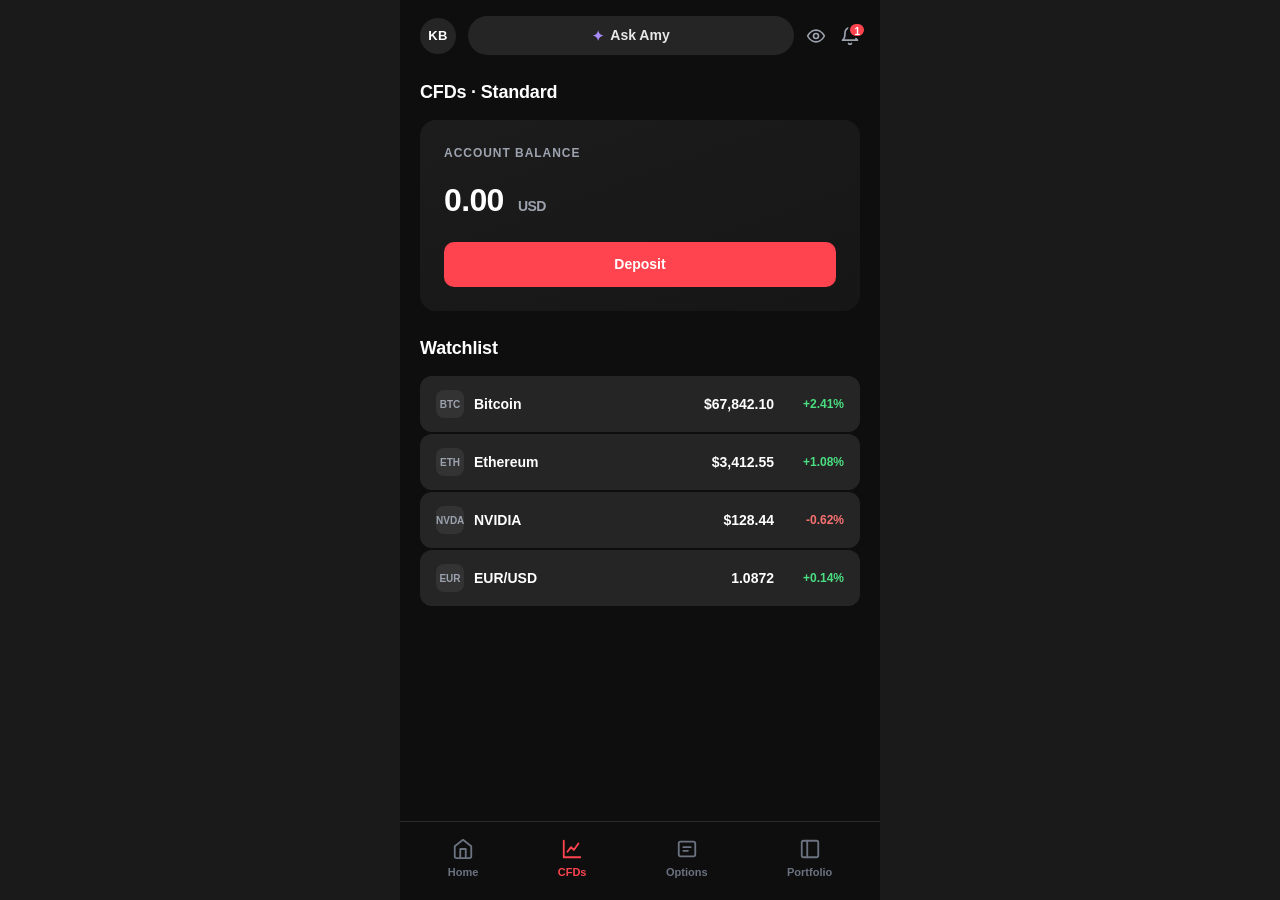
<file: cfds.html>
<!DOCTYPE html>
<html lang="en">
<head>
<meta charset="UTF-8">
<meta name="viewport" content="width=device-width, initial-scale=1.0, maximum-scale=1.0, user-scalable=no">
<title>CFDs — Mega Traders</title>
<link rel="stylesheet" href="styles.css">
<link rel="stylesheet" href="app.css">
<style>
    /* Page-specific tweaks only */
    .account-hero {
        background: linear-gradient(160deg, #1c1c1c, #161616);
        border-radius: var(--radius);
        padding: 24px;
        display: flex;
        flex-direction: column;
        gap: 14px;
    }
    .account-hero .label {
        font-size: 12px;
        color: var(--text-muted);
        text-transform: uppercase;
        letter-spacing: 0.08em;
        font-weight: 700;
    }
    .account-hero .value {
        font-size: 32px;
        font-weight: 800;
        letter-spacing: -0.02em;
        color: var(--text-main);
    }
    .account-hero .value .currency {
        font-size: 14px;
        font-weight: 600;
        color: var(--text-muted);
        margin-left: 6px;
    }
    .hero-actions {
        display: flex;
        gap: 10px;
        margin-top: 4px;
    }
    .btn-red {
        flex: 1;
        padding: 12px;
        border-radius: 10px;
        background-color: var(--brand-red);
        color: #fff;
        font-size: 14px;
        font-weight: 700;
        transition: background-color 0.2s ease;
    }
    .btn-red:hover { background-color: var(--brand-red-dark); }

    .mini-list { display: grid; gap: 2px; }
    .mini-row {
        display: grid;
        grid-template-columns: 1fr auto auto;
        align-items: center;
        gap: 12px;
        padding: 14px 16px;
        border-radius: 12px;
        background-color: var(--bg-elevated);
        transition: background-color 0.2s ease;
    }
    .mini-row:hover { background-color: #2a2a2a; }
    .mini-name {
        display: flex; align-items: center; gap: 10px;
        font-size: 14px; font-weight: 600;
    }
    .mini-icon {
        width: 28px; height: 28px;
        border-radius: 8px;
        display: grid; place-items: center;
        font-size: 10px; font-weight: 800;
        background-color: #333; color: var(--text-muted);
    }
    .mini-price { font-size: 14px; font-weight: 600; font-variant-numeric: tabular-nums; }
    .mini-chg   { font-size: 12px; font-weight: 700; min-width: 58px; text-align: right; }
    .mini-chg.up   { color: var(--accent-green); }
    .mini-chg.down { color: var(--accent-red); }
</style>
</head>
<body>
<div class="app">

    <header class="top-bar">
        <a href="index.html" class="avatar">KB</a>
        <button class="ask-amy"><span class="sparkle">✦</span> Ask Amy</button>
        <div class="top-actions">
            <svg viewBox="0 0 24 24" fill="none" stroke="currentColor" stroke-width="2" stroke-linecap="round" stroke-linejoin="round">
                <path d="M2 12s3.5-7 10-7 10 7 10 7-3.5 7-10 7-10-7-10-7Z"/>
                <circle cx="12" cy="12" r="3"/>
            </svg>
            <div class="icon-btn">
                <svg viewBox="0 0 24 24" fill="none" stroke="currentColor" stroke-width="2" stroke-linecap="round" stroke-linejoin="round">
                    <path d="M18 8a6 6 0 0 0-12 0c0 7-3 9-3 9h18s-3-2-3-9"/>
                    <path d="M13.7 21a2 2 0 0 1-3.4 0"/>
                </svg>
                <span class="notif-badge">1</span>
            </div>
        </div>
    </header>

    <main class="content">

        <section>
            <h2 class="section-title">CFDs · Standard</h2>
            <div class="account-hero">
                <span class="label">Account balance</span>
                <div class="value">0.00 <span class="currency">USD</span></div>
                <div class="hero-actions">
                    <button class="btn-red">Deposit</button>
                </div>
            </div>
        </section>

        <section>
            <h2 class="section-title">Watchlist</h2>
            <div class="mini-list">
                <div class="mini-row">
                    <div class="mini-name"><span class="mini-icon">BTC</span> Bitcoin</div>
                    <div class="mini-price">$67,842.10</div>
                    <div class="mini-chg up">+2.41%</div>
                </div>
                <div class="mini-row">
                    <div class="mini-name"><span class="mini-icon">ETH</span> Ethereum</div>
                    <div class="mini-price">$3,412.55</div>
                    <div class="mini-chg up">+1.08%</div>
                </div>
                <div class="mini-row">
                    <div class="mini-name"><span class="mini-icon">NVDA</span> NVIDIA</div>
                    <div class="mini-price">$128.44</div>
                    <div class="mini-chg down">-0.62%</div>
                </div>
                <div class="mini-row">
                    <div class="mini-name"><span class="mini-icon">EUR</span> EUR/USD</div>
                    <div class="mini-price">1.0872</div>
                    <div class="mini-chg up">+0.14%</div>
                </div>
            </div>
        </section>

    </main>

    <nav class="bottom-nav">
        <a class="nav-item" href="dashboard.html">
            <svg viewBox="0 0 24 24" fill="none" stroke="currentColor" stroke-linecap="round" stroke-linejoin="round">
                <path d="m3 9 9-7 9 7v11a2 2 0 0 1-2 2H5a2 2 0 0 1-2-2z"/>
                <path d="M9 22V12h6v10"/>
            </svg>
            Home
        </a>
        <a class="nav-item active" href="cfds.html">
            <svg viewBox="0 0 24 24" fill="none" stroke="currentColor" stroke-linecap="round" stroke-linejoin="round">
                <path d="M3 3v18h18"/>
                <path d="m7 15 4-5 3 3 5-7"/>
            </svg>
            CFDs
        </a>
        <a class="nav-item" href="options.html">
            <svg viewBox="0 0 24 24" fill="none" stroke="currentColor" stroke-linecap="round" stroke-linejoin="round">
                <rect x="3" y="4" width="18" height="16" rx="2"/>
                <path d="M8 10h8M8 14h5"/>
            </svg>
            Options
        </a>
        <a class="nav-item" href="portfolio.html">
            <svg viewBox="0 0 24 24" fill="none" stroke="currentColor" stroke-linecap="round" stroke-linejoin="round">
                <rect x="3" y="3" width="18" height="18" rx="2"/>
                <path d="M9 3v18"/>
            </svg>
            Portfolio
        </a>
    </nav>

</div>
</body>
</html>
</file>
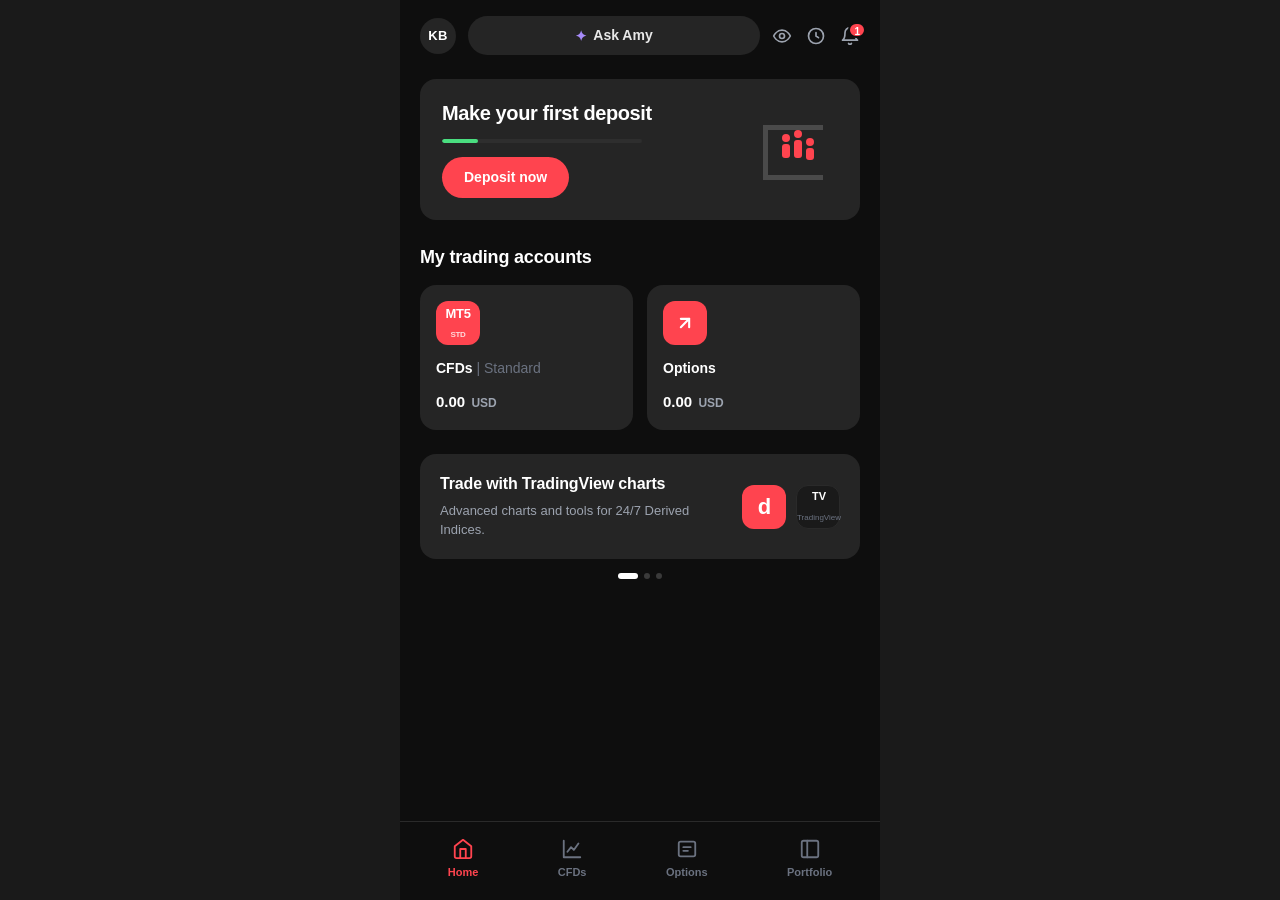
<file: dashboard.html>
<!DOCTYPE html>
<html lang="en">
<head>
<meta charset="UTF-8">
<meta name="viewport" content="width=device-width, initial-scale=1.0, maximum-scale=1.0, user-scalable=no">
<title>Mega Traders — Dashboard</title>
<link rel="stylesheet" href="styles.css">
<link rel="stylesheet" href="app.css">
<style>
    .deposit-banner {
        background-color: var(--bg-elevated);
        border-radius: var(--radius);
        padding: 22px;
        display: flex;
        align-items: center;
        justify-content: space-between;
        gap: 16px;
    }
    .deposit-text {
        flex: 1;
        display: flex;
        flex-direction: column;
        gap: 14px;
    }
    .deposit-text h2 {
        font-size: 20px;
        font-weight: 800;
        letter-spacing: -0.02em;
        line-height: 1.2;
    }
    .progress-track {
        width: 100%;
        max-width: 200px;
        height: 4px;
        background-color: #2e2e2e;
        border-radius: 999px;
        overflow: hidden;
    }
    .progress-fill {
        height: 100%;
        background-color: var(--accent-green);
        border-radius: 999px;
        transition: width 0.4s ease;
    }
    .banner-buttons {
        display: flex;
        gap: 8px;
        flex-wrap: wrap;
    }
    .btn-deposit {
        padding: 10px 22px;
        background-color: var(--brand-red);
        color: #ffffff;
        border-radius: 999px;
        font-size: 14px;
        font-weight: 700;
        transition: transform 0.2s ease, background-color 0.2s ease;
    }
    .btn-deposit:hover {
        background-color: var(--brand-red-dark);
        transform: translateY(-1px);
    }
    .btn-withdraw {
        padding: 10px 22px;
        background-color: transparent;
        color: var(--brand-red);
        border: 1px solid rgba(255, 68, 79, 0.5);
        border-radius: 999px;
        font-size: 14px;
        font-weight: 700;
        transition: transform 0.2s ease, background-color 0.2s ease, border-color 0.2s ease;
    }
    .btn-withdraw:hover {
        background-color: rgba(255, 68, 79, 0.1);
        border-color: var(--brand-red);
        transform: translateY(-1px);
    }
    .deposit-illustration { width: 90px; flex-shrink: 0; }

    .accounts-grid {
        display: grid;
        grid-template-columns: 1fr 1fr;
        gap: 14px;
    }
    .account-card {
        background-color: var(--bg-elevated);
        border-radius: var(--radius);
        padding: 16px;
        display: flex;
        flex-direction: column;
        gap: 14px;
        transition: background-color 0.2s ease, transform 0.2s ease;
        cursor: pointer;
    }
    .account-card:hover {
        background-color: #2a2a2a;
        transform: translateY(-2px);
    }
    .account-icon {
        width: 44px;
        height: 44px;
        border-radius: 12px;
        display: grid;
        place-items: center;
        background-color: var(--brand-red);
        color: #ffffff;
        font-size: 13px;
        font-weight: 900;
        letter-spacing: -0.02em;
        line-height: 1;
    }
    .account-icon svg { width: 20px; height: 20px; }
    .account-name {
        font-size: 14px;
        font-weight: 700;
        color: var(--text-main);
        line-height: 1.3;
    }
    .account-name span { color: var(--text-dim); font-weight: 500; }
    .account-balance {
        font-size: 15px;
        font-weight: 700;
        color: var(--text-main);
    }
    .account-balance .currency {
        font-size: 12px;
        font-weight: 600;
        color: var(--text-muted);
        margin-left: 2px;
    }

    .promo-card {
        background-color: var(--bg-elevated);
        border-radius: var(--radius);
        padding: 20px;
        display: flex;
        align-items: center;
        justify-content: space-between;
        gap: 16px;
    }
    .promo-content { flex: 1; display: flex; flex-direction: column; gap: 8px; }
    .promo-content h3 {
        font-size: 16px;
        font-weight: 800;
        letter-spacing: -0.01em;
        line-height: 1.25;
    }
    .promo-content p { font-size: 13px; color: var(--text-muted); line-height: 1.45; }
    .promo-logos { display: flex; align-items: center; gap: 10px; flex-shrink: 0; }
    .logo-deriv {
        width: 44px; height: 44px;
        border-radius: 12px;
        background-color: var(--brand-red);
        display: grid; place-items: center;
        color: #ffffff;
        font-size: 22px; font-weight: 900;
        letter-spacing: -0.04em;
    }
    .logo-tv {
        width: 44px; height: 44px;
        border-radius: 12px;
        background-color: #1a1a1a;
        border: 1px solid var(--border-color);
        display: grid; place-items: center;
        color: #ffffff;
        font-size: 11px; font-weight: 800;
        line-height: 1;
        text-align: center;
    }
    .logo-tv small { display: block; font-size: 8px; font-weight: 500; color: var(--text-dim); }

    .carousel-dots {
        display: flex;
        justify-content: center;
        gap: 6px;
        margin-top: 14px;
    }
    .carousel-dots span {
        width: 6px; height: 6px;
        border-radius: 50%;
        background-color: #3a3a3a;
    }
    .carousel-dots span.active {
        background-color: var(--text-main);
        width: 20px;
        border-radius: 999px;
    }
</style>
</head>
<body>

<div class="app">

    <header class="top-bar">
        <a href="settings.html" class="avatar" id="avatar">KB</a>
        <button class="ask-amy"><span class="sparkle">✦</span> Ask Amy</button>
        <div class="top-actions">
            <svg viewBox="0 0 24 24" fill="none" stroke="currentColor" stroke-width="2" stroke-linecap="round" stroke-linejoin="round">
                <path d="M2 12s3.5-7 10-7 10 7 10 7-3.5 7-10 7-10-7-10-7Z"/>
                <circle cx="12" cy="12" r="3"/>
            </svg>
            
                        <a href="history.html" style="color: inherit; display: grid; place-items: center;" aria-label="History">
                <svg viewBox="0 0 24 24" fill="none" stroke="currentColor" stroke-width="2" stroke-linecap="round" stroke-linejoin="round">
                    <path d="M12 8v4l3 2"/>
                    <circle cx="12" cy="12" r="9"/>
                </svg>
            </a><div class="icon-btn">
                <svg viewBox="0 0 24 24" fill="none" stroke="currentColor" stroke-width="2" stroke-linecap="round" stroke-linejoin="round">
                    <path d="M18 8a6 6 0 0 0-12 0c0 7-3 9-3 9h18s-3-2-3-9"/>
                    <path d="M13.7 21a2 2 0 0 1-3.4 0"/>
                </svg>
                <span class="notif-badge">1</span>
            </div>
        </div>
    </header>

    <main class="content">

        <section class="deposit-banner">
            <div class="deposit-text">
                <h2 id="bannerTitle">Make your first deposit</h2>
                <div class="progress-track">
                    <div class="progress-fill" id="progressFill" style="width: 18%;"></div>
                </div>
                <div class="banner-buttons">
                    <a href="deposit.html" class="btn-deposit" id="depositBtn">Deposit now</a>
                    <a href="withdraw.html" class="btn-withdraw" id="withdrawBtn" style="display: none;">Withdraw</a>
                </div>
            </div>

            <div class="deposit-illustration">
                <svg viewBox="0 0 90 80" fill="none" xmlns="http://www.w3.org/2000/svg" aria-hidden="true">
                    <path d="M15 65 L75 65 L75 70 L15 70 Z" fill="#4a4a4a"/>
                    <path d="M15 15 L15 65 L20 65 L20 20 L75 20 L75 15 Z" fill="#4a4a4a"/>
                    <g fill="#ff444f">
                        <circle cx="38" cy="28" r="4"/>
                        <rect x="34" y="34" width="8" height="14" rx="3"/>
                        <circle cx="50" cy="24" r="4"/>
                        <rect x="46" y="30" width="8" height="18" rx="3"/>
                        <circle cx="62" cy="32" r="4"/>
                        <rect x="58" y="38" width="8" height="12" rx="3"/>
                    </g>
                </svg>
            </div>
        </section>

        <section>
            <h2 class="section-title">My trading accounts</h2>
            <div class="accounts-grid">

                <a href="cfds.html" class="account-card">
                    <div class="account-icon">MT5<br><small style="font-size:8px;font-weight:600;opacity:0.8;">STD</small></div>
                    <div class="account-name">CFDs <span>| Standard</span></div>
                    <div class="account-balance">
                        <span class="balance-value">0.00</span> <span class="currency">USD</span>
                    </div>
                </a>

                <a href="options.html" class="account-card">
                    <div class="account-icon">
                        <svg viewBox="0 0 24 24" fill="none" stroke="currentColor" stroke-width="2.5" stroke-linecap="round" stroke-linejoin="round">
                            <path d="M7 17 17 7"/>
                            <path d="M7 7h10v10"/>
                        </svg>
                    </div>
                    <div class="account-name">Options</div>
                    <div class="account-balance">
                        <span class="balance-value">0.00</span> <span class="currency">USD</span>
                    </div>
                </a>

            </div>
        </section>

        <section>
            <div class="promo-card">
                <div class="promo-content">
                    <h3>Trade with TradingView charts</h3>
                    <p>Advanced charts and tools for 24/7 Derived Indices.</p>
                </div>
                <div class="promo-logos">
                    <div class="logo-deriv">d</div>
                    <div class="logo-tv">
                        <span>TV</span>
                        <small>TradingView</small>
                    </div>
                </div>
            </div>
            <div class="carousel-dots" aria-hidden="true">
                <span class="active"></span>
                <span></span>
                <span></span>
            </div>
        </section>

    </main>

    <nav class="bottom-nav">
        <a class="nav-item active" href="dashboard.html">
            <svg viewBox="0 0 24 24" fill="none" stroke="currentColor" stroke-linecap="round" stroke-linejoin="round">
                <path d="m3 9 9-7 9 7v11a2 2 0 0 1-2 2H5a2 2 0 0 1-2-2z"/>
                <path d="M9 22V12h6v10"/>
            </svg>
            Home
        </a>
        <a class="nav-item" href="cfds.html">
            <svg viewBox="0 0 24 24" fill="none" stroke="currentColor" stroke-linecap="round" stroke-linejoin="round">
                <path d="M3 3v18h18"/>
                <path d="m7 15 4-5 3 3 5-7"/>
            </svg>
            CFDs
        </a>
        <a class="nav-item" href="options.html">
            <svg viewBox="0 0 24 24" fill="none" stroke="currentColor" stroke-linecap="round" stroke-linejoin="round">
                <rect x="3" y="4" width="18" height="16" rx="2"/>
                <path d="M8 10h8M8 14h5"/>
            </svg>
            Options
        </a>
        <a class="nav-item" href="portfolio.html">
            <svg viewBox="0 0 24 24" fill="none" stroke="currentColor" stroke-linecap="round" stroke-linejoin="round">
                <rect x="3" y="3" width="18" height="18" rx="2"/>
                <path d="M9 3v18"/>
            </svg>
            Portfolio
        </a>
    </nav>

</div>

<script>
    // ---------- Avatar initial ----------
    try {
        const email = localStorage.getItem('mt_user_email');
        if (email) {
            const initial = email.charAt(0).toUpperCase();
            const avatar = document.getElementById('avatar');
            if (avatar) avatar.textContent = initial;
        }
    } catch (_) {}

    // ---------- Balance display ----------
    function getBalance() {
        try {
            return parseFloat(localStorage.getItem('mt_balance')) || 0;
        } catch (_) {
            return 0;
        }
    }

    function formatBalance(n) {
        return n.toLocaleString('en-US', {
            minimumFractionDigits: 2,
            maximumFractionDigits: 2
        });
    }

    const balance = getBalance();

    document.querySelectorAll('.balance-value').forEach(el => {
        el.textContent = formatBalance(balance);
    });

    const bannerTitle   = document.getElementById('bannerTitle');
    const depositBtn    = document.getElementById('depositBtn');
    const withdrawBtn   = document.getElementById('withdrawBtn');
    const progressFill  = document.getElementById('progressFill');

    if (balance > 0) {
        bannerTitle.textContent = 'Total deposited';
        depositBtn.textContent = 'Deposit more';
        withdrawBtn.style.display = 'inline-flex';
        const pct = Math.min(100, (balance / 1000) * 100);
        progressFill.style.width = pct + '%';
    } else {
        progressFill.style.width = '18%';
    }
</script>

</body>
</html>
</file>
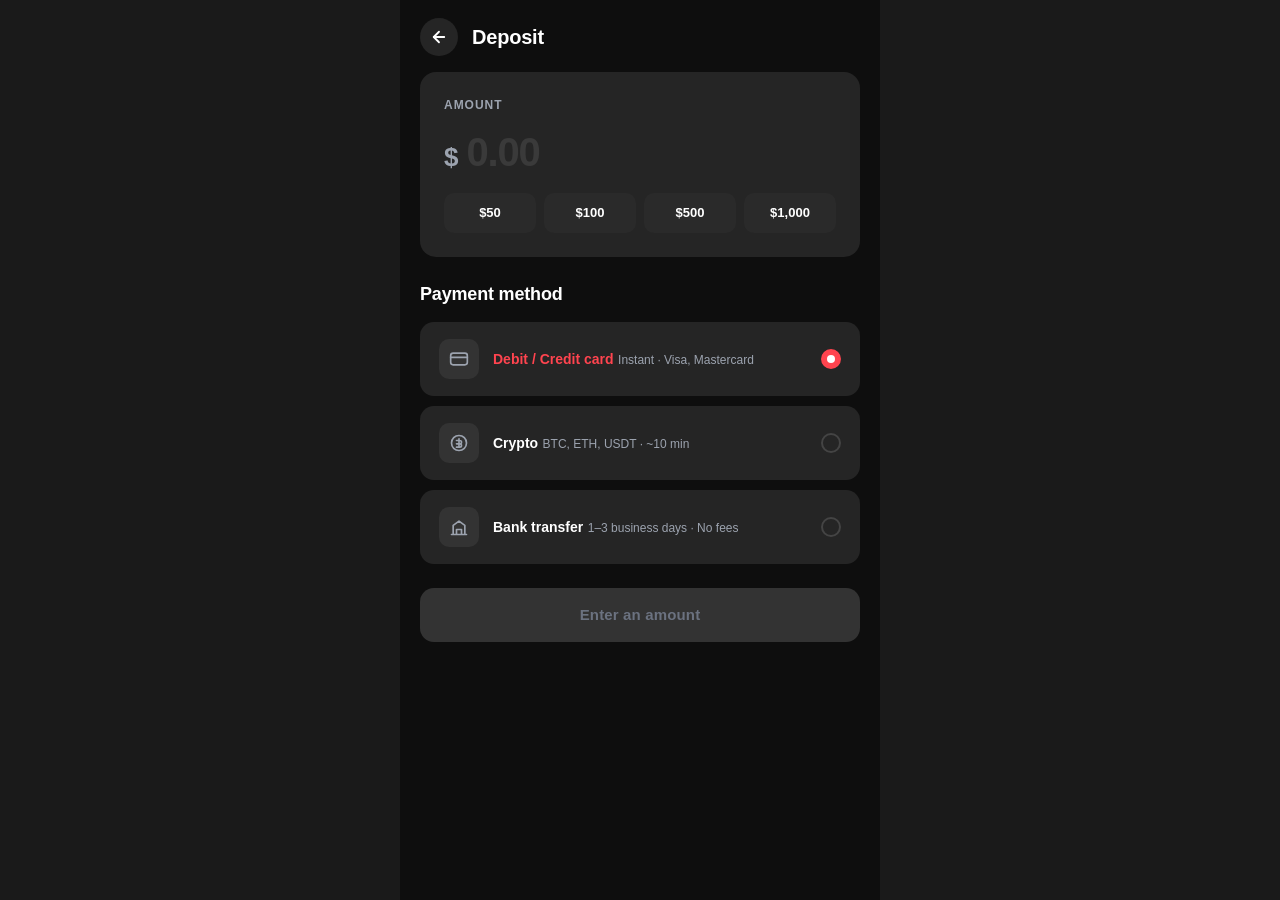
<file: deposit.html>
<!DOCTYPE html>
<html lang="en">
<head>
<meta charset="UTF-8">
<meta name="viewport" content="width=device-width, initial-scale=1.0, maximum-scale=1.0, user-scalable=no">
<title>Deposit — Mega Traders</title>
<link rel="stylesheet" href="styles.css">
<link rel="stylesheet" href="app.css">
<style>
    /* ---- Deposit-page-specific ---- */
    .deposit-header {
        display: flex;
        align-items: center;
        gap: 14px;
        padding: 18px 20px 8px;
    }
    .back-btn {
        width: 38px;
        height: 38px;
        border-radius: 50%;
        background-color: var(--bg-elevated);
        display: grid;
        place-items: center;
        color: var(--text-main);
        transition: background-color 0.2s ease;
    }
    .back-btn:hover { background-color: #2e2e2e; }
    .deposit-header h1 {
        font-size: 20px;
        font-weight: 800;
        letter-spacing: -0.01em;
    }

    /* ---- Amount input ---- */
    .amount-wrap {
        background-color: var(--bg-elevated);
        border-radius: var(--radius);
        padding: 24px;
        display: flex;
        flex-direction: column;
        gap: 16px;
    }
    .amount-label {
        font-size: 12px;
        font-weight: 700;
        letter-spacing: 0.08em;
        text-transform: uppercase;
        color: var(--text-muted);
    }
    .amount-input-row {
        display: flex;
        align-items: baseline;
        gap: 8px;
    }
    .amount-input-row .currency {
        font-size: 26px;
        font-weight: 800;
        color: var(--text-muted);
    }
    .amount-input-row input {
        flex: 1;
        background: transparent;
        border: none;
        color: var(--text-main);
        font-size: 40px;
        font-weight: 800;
        letter-spacing: -0.03em;
        width: 100%;
        padding: 0;
        outline: none;
        font-variant-numeric: tabular-nums;
    }
    .amount-input-row input::placeholder { color: #3a3a3a; }

    .quick-amounts {
        display: grid;
        grid-template-columns: repeat(4, 1fr);
        gap: 8px;
    }
    .quick-btn {
        padding: 10px 0;
        border-radius: 10px;
        background-color: #2a2a2a;
        color: var(--text-main);
        font-size: 13px;
        font-weight: 700;
        transition: background-color 0.15s ease, color 0.15s ease;
    }
    .quick-btn:hover { background-color: #353535; }
    .quick-btn.active {
        background-color: rgba(255, 68, 79, 0.16);
        color: var(--brand-red);
    }

    /* ---- Payment methods ---- */
    .method-list {
        display: grid;
        gap: 10px;
    }
    .method-tile {
        display: flex;
        align-items: center;
        gap: 14px;
        padding: 16px 18px;
        background-color: var(--bg-elevated);
        border-radius: 14px;
        border: 1px solid transparent;
        cursor: pointer;
        transition: border-color 0.15s ease, background-color 0.15s ease;
    }
    .method-tile:hover { background-color: #2a2a2a; }
    .method-tile input { display: none; }
    .method-tile input:checked ~ .method-info .method-name { color: var(--brand-red); }
    .method-tile input:checked ~ .radio-mark {
        border-color: var(--brand-red);
        background-color: var(--brand-red);
    }
    .method-tile input:checked ~ .radio-mark::after { opacity: 1; }

    .method-icon {
        width: 40px;
        height: 40px;
        border-radius: 10px;
        background-color: #333;
        display: grid;
        place-items: center;
        color: var(--text-muted);
        flex-shrink: 0;
    }
    .method-info { flex: 1; }
    .method-name {
        font-size: 14px;
        font-weight: 700;
        color: var(--text-main);
        transition: color 0.15s ease;
    }
    .method-sub {
        font-size: 12px;
        color: var(--text-muted);
        margin-top: 2px;
    }
    .radio-mark {
        width: 20px;
        height: 20px;
        border-radius: 50%;
        border: 2px solid #444;
        position: relative;
        flex-shrink: 0;
        transition: border-color 0.15s ease, background-color 0.15s ease;
    }
    .radio-mark::after {
        content: "";
        position: absolute;
        inset: 4px;
        border-radius: 50%;
        background-color: #fff;
        opacity: 0;
        transition: opacity 0.15s ease;
    }

    /* ---- Submit ---- */
    .submit-area {
        padding: 0 20px 20px;
    }
    .btn-submit {
        width: 100%;
        padding: 16px;
        border-radius: 14px;
        background-color: var(--brand-red);
        color: #fff;
        font-size: 15px;
        font-weight: 800;
        letter-spacing: 0.01em;
        transition: background-color 0.2s ease, transform 0.15s ease;
    }
    .btn-submit:hover {
        background-color: var(--brand-red-dark);
        transform: translateY(-1px);
    }
    .btn-submit:active { transform: translateY(0); }
    .btn-submit:disabled {
        background-color: #333;
        color: var(--text-dim);
        cursor: not-allowed;
        transform: none;
    }

    .toast {
        position: fixed;
        left: 50%;
        bottom: 100px;
        transform: translateX(-50%) translateY(20px);
        background-color: var(--accent-green);
        color: #0a0e12;
        padding: 12px 22px;
        border-radius: 999px;
        font-size: 14px;
        font-weight: 700;
        opacity: 0;
        pointer-events: none;
        transition: opacity 0.25s ease, transform 0.25s ease;
        z-index: 200;
    }
    .toast.show {
        opacity: 1;
        transform: translateX(-50%) translateY(0);
    }
</style>
</head>
<body>
<div class="app">

    <header class="deposit-header">
        <a href="dashboard.html" class="back-btn" aria-label="Back">
            <svg width="18" height="18" viewBox="0 0 24 24" fill="none" stroke="currentColor"
                 stroke-width="2.4" stroke-linecap="round" stroke-linejoin="round">
                <path d="M19 12H5"/><path d="m12 19-7-7 7-7"/>
            </svg>
        </a>
        <h1>Deposit</h1>
    </header>

    <main class="content">

        <section>
            <div class="amount-wrap">
                <span class="amount-label">Amount</span>
                <div class="amount-input-row">
                    <span class="currency">$</span>
                    <input type="number" id="amount" placeholder="0.00" min="1" step="0.01" inputmode="decimal">
                </div>
                <div class="quick-amounts">
                    <button type="button" class="quick-btn" data-amount="50">$50</button>
                    <button type="button" class="quick-btn" data-amount="100">$100</button>
                    <button type="button" class="quick-btn" data-amount="500">$500</button>
                    <button type="button" class="quick-btn" data-amount="1000">$1,000</button>
                </div>
            </div>
        </section>

        <section>
            <h2 class="section-title">Payment method</h2>
            <div class="method-list">

                <label class="method-tile">
                    <input type="radio" name="method" value="card" checked>
                    <span class="method-icon">
                        <svg width="20" height="20" viewBox="0 0 24 24" fill="none" stroke="currentColor"
                             stroke-width="2" stroke-linecap="round" stroke-linejoin="round">
                            <rect x="2" y="5" width="20" height="14" rx="3"/>
                            <path d="M2 10h20"/>
                        </svg>
                    </span>
                    <span class="method-info">
                        <span class="method-name">Debit / Credit card</span>
                        <span class="method-sub">Instant · Visa, Mastercard</span>
                    </span>
                    <span class="radio-mark"></span>
                </label>

                <label class="method-tile">
                    <input type="radio" name="method" value="crypto">
                    <span class="method-icon">
                        <svg width="20" height="20" viewBox="0 0 24 24" fill="none" stroke="currentColor"
                             stroke-width="2" stroke-linecap="round" stroke-linejoin="round">
                            <circle cx="12" cy="12" r="9"/>
                            <path d="M12 7v10M9 9h4a2 2 0 0 1 0 4H9h4a2 2 0 0 1 0 4H9"/>
                        </svg>
                    </span>
                    <span class="method-info">
                        <span class="method-name">Crypto</span>
                        <span class="method-sub">BTC, ETH, USDT · ~10 min</span>
                    </span>
                    <span class="radio-mark"></span>
                </label>

                <label class="method-tile">
                    <input type="radio" name="method" value="bank">
                    <span class="method-icon">
                        <svg width="20" height="20" viewBox="0 0 24 24" fill="none" stroke="currentColor"
                             stroke-width="2" stroke-linecap="round" stroke-linejoin="round">
                            <path d="M3 21h18M5 21V10l7-5 7 5v11M9 21v-6h6v6"/>
                        </svg>
                    </span>
                    <span class="method-info">
                        <span class="method-name">Bank transfer</span>
                        <span class="method-sub">1–3 business days · No fees</span>
                    </span>
                    <span class="radio-mark"></span>
                </label>

            </div>
        </section>

    </main>

    <div class="submit-area">
        <button class="btn-submit" id="submitBtn" disabled>Enter an amount</button>
    </div>

</div>

<div class="toast" id="toast">Deposit successful</div>

<script>
    const amountInput = document.getElementById('amount');
    const submitBtn   = document.getElementById('submitBtn');
    const quickBtns   = document.querySelectorAll('.quick-btn');
    const toast       = document.getElementById('toast');

    // ---------- Quick-pick buttons ----------
    quickBtns.forEach(btn => {
        btn.addEventListener('click', () => {
            const val = btn.dataset.amount;
            amountInput.value = val;
            quickBtns.forEach(b => b.classList.remove('active'));
            btn.classList.add('active');
            updateSubmit();
        });
    });

    // ---------- Enable/disable submit ----------
    function updateSubmit() {
        const val = parseFloat(amountInput.value);
        if (!isNaN(val) && val > 0) {
            submitBtn.disabled = false;
            submitBtn.textContent = 'Deposit $' + val.toLocaleString('en-US', {
                minimumFractionDigits: 2,
                maximumFractionDigits: 2
            });
        } else {
            submitBtn.disabled = true;
            submitBtn.textContent = 'Enter an amount';
        }
    }

    amountInput.addEventListener('input', () => {
        quickBtns.forEach(b => b.classList.remove('active'));
        updateSubmit();
    });

    // ---------- Submit ----------
    submitBtn.addEventListener('click', () => {
        const val = parseFloat(amountInput.value);
        if (isNaN(val) || val <= 0) return;

                // Read existing balance, add to it, save
        let current = 0;
        try {
            current = parseFloat(localStorage.getItem('mt_balance')) || 0;
        } catch (_) {}
        const newBalance = current + val;
        try {
            localStorage.setItem('mt_balance', String(newBalance));
        } catch (_) {}

        // Log the transaction
        try {
            const method = document.querySelector('input[name="method"]:checked').value;
            const transactions = JSON.parse(localStorage.getItem('mt_transactions') || '[]');
            transactions.unshift({
                type: 'deposit',
                amount: val,
                method: method,
                date: new Date().toISOString()
            });
            localStorage.setItem('mt_transactions', JSON.stringify(transactions));
        } catch (_) {}, add to it, save
        let current = 0;
        try {
            current = parseFloat(localStorage.getItem('mt_balance')) || 0;
        } catch (_) {}
        const newBalance = current + val;
        try {
            localStorage.setItem('mt_balance', String(newBalance));
        } catch (_) {}

        // Show toast, then redirect
        toast.textContent = 'Deposited $' + val.toLocaleString('en-US', {
            minimumFractionDigits: 2,
            maximumFractionDigits: 2
        });
        toast.classList.add('show');

        setTimeout(() => {
            window.location.href = 'dashboard.html';
        }, 900);
    });

    updateSubmit();
</script>

</body>
</html>
</file>
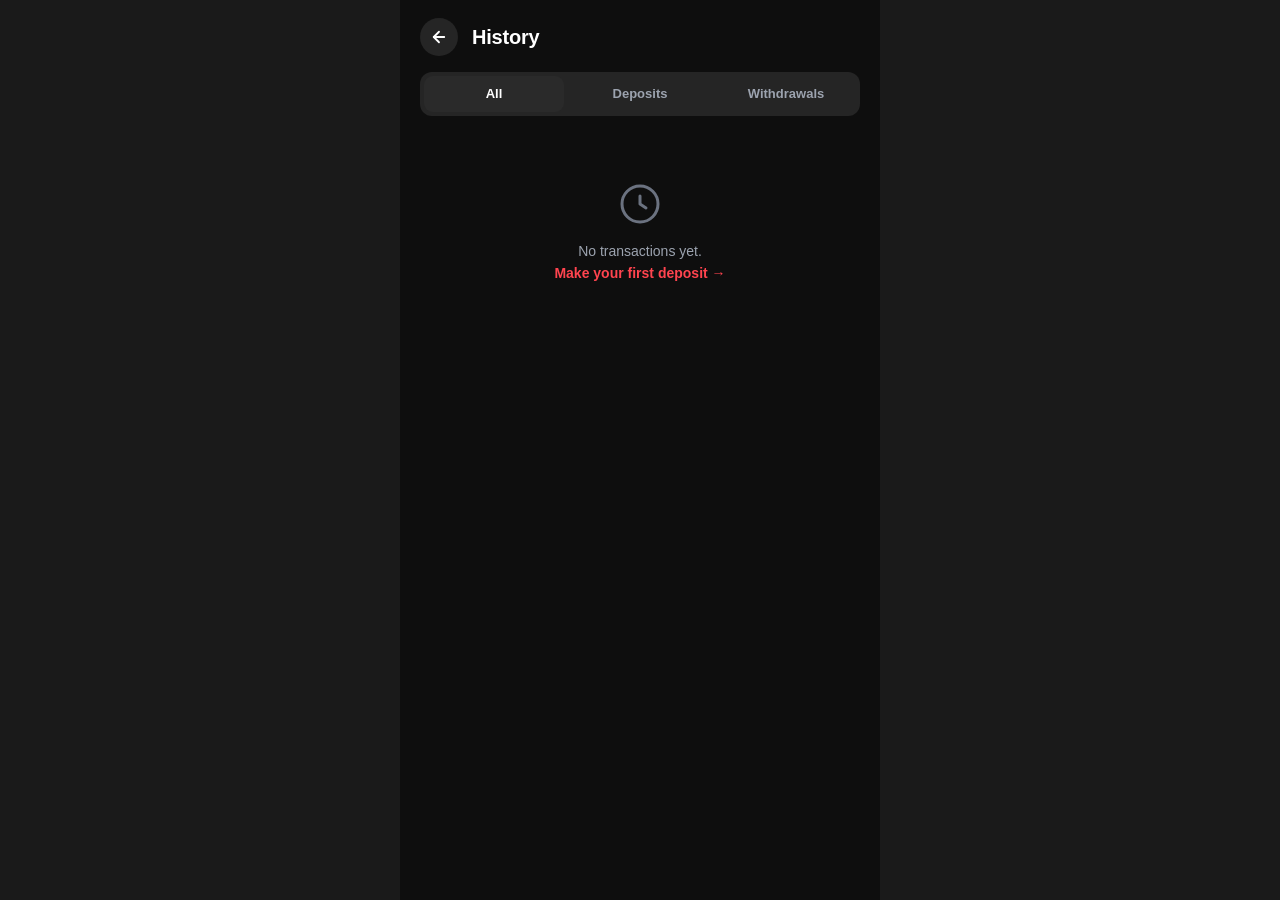
<file: history.html>
<!DOCTYPE html>
<html lang="en">
<head>
<meta charset="UTF-8">
<meta name="viewport" content="width=device-width, initial-scale=1.0, maximum-scale=1.0, user-scalable=no">
<title>History — Mega Traders</title>
<link rel="stylesheet" href="styles.css">
<link rel="stylesheet" href="app.css">
<style>
    .history-header {
        display: flex;
        align-items: center;
        gap: 14px;
        padding: 18px 20px 8px;
    }
    .back-btn {
        width: 38px;
        height: 38px;
        border-radius: 50%;
        background-color: var(--bg-elevated);
        display: grid;
        place-items: center;
        color: var(--text-main);
        transition: background-color 0.2s ease;
    }
    .back-btn:hover { background-color: #2e2e2e; }
    .history-header h1 {
        font-size: 20px;
        font-weight: 800;
        letter-spacing: -0.01em;
    }

    .filter-tabs {
        display: flex;
        gap: 6px;
        background-color: var(--bg-elevated);
        border-radius: 12px;
        padding: 4px;
    }
    .filter-tab {
        flex: 1;
        padding: 8px;
        text-align: center;
        font-size: 13px;
        font-weight: 700;
        color: var(--text-muted);
        border-radius: 9px;
        cursor: pointer;
        transition: background-color 0.15s ease, color 0.15s ease;
        border: none;
        background: transparent;
    }
    .filter-tab.active {
        background-color: #2a2a2a;
        color: var(--text-main);
    }

    .tx-list { display: grid; gap: 8px; }
    .tx-row {
        display: flex;
        align-items: center;
        gap: 12px;
        background-color: var(--bg-elevated);
        border-radius: 14px;
        padding: 14px 16px;
    }
    .tx-icon {
        width: 40px;
        height: 40px;
        border-radius: 50%;
        display: grid;
        place-items: center;
        flex-shrink: 0;
    }
    .tx-icon.deposit {
        background-color: rgba(74, 222, 128, 0.14);
        color: var(--accent-green);
    }
    .tx-icon.withdraw {
        background-color: rgba(255, 68, 79, 0.14);
        color: var(--brand-red);
    }
    .tx-body { flex: 1; min-width: 0; }
    .tx-title {
        font-size: 14px;
        font-weight: 700;
        color: var(--text-main);
    }
    .tx-sub {
        font-size: 12px;
        color: var(--text-muted);
        margin-top: 2px;
    }
    .tx-amount {
        font-size: 14px;
        font-weight: 800;
        font-variant-numeric: tabular-nums;
        text-align: right;
    }
    .tx-amount.deposit { color: var(--accent-green); }
    .tx-amount.withdraw { color: var(--brand-red); }

    .empty-state {
        text-align: center;
        padding: 40px 20px;
        color: var(--text-muted);
    }
    .empty-state svg {
        margin: 0 auto 12px;
        color: var(--text-dim);
    }
    .empty-state p {
        font-size: 14px;
        line-height: 1.6;
    }
    .empty-state a {
        color: var(--brand-red);
        font-weight: 700;
        text-decoration: none;
    }
    .empty-state a:hover { text-decoration: underline; }
</style>
</head>
<body>
<div class="app">

    <header class="history-header">
        <a href="dashboard.html" class="back-btn" aria-label="Back">
            <svg width="18" height="18" viewBox="0 0 24 24" fill="none" stroke="currentColor"
                 stroke-width="2.4" stroke-linecap="round" stroke-linejoin="round">
                <path d="M19 12H5"/><path d="m12 19-7-7 7-7"/>
            </svg>
        </a>
        <h1>History</h1>
    </header>

    <main class="content">

        <section>
            <div class="filter-tabs">
                <button class="filter-tab active" data-filter="all" type="button">All</button>
                <button class="filter-tab" data-filter="deposit" type="button">Deposits</button>
                <button class="filter-tab" data-filter="withdraw" type="button">Withdrawals</button>
            </div>
        </section>

        <section id="listSection">
            <div class="tx-list" id="txList"></div>
        </section>

        <section id="emptySection" style="display: none;">
            <div class="empty-state">
                <svg width="48" height="48" viewBox="0 0 24 24" fill="none" stroke="currentColor"
                     stroke-width="1.5" stroke-linecap="round" stroke-linejoin="round">
                    <path d="M12 8v4l3 2"/>
                    <circle cx="12" cy="12" r="9"/>
                </svg>
                <p>
                    No transactions yet.<br>
                    <a href="deposit.html">Make your first deposit →</a>
                </p>
            </div>
        </section>

    </main>

</div>

<script>
    function getTransactions() {
        try {
            return JSON.parse(localStorage.getItem('mt_transactions') || '[]');
        } catch (_) {
            return [];
        }
    }

    const allTransactions = getTransactions();

    const methodNames = {
        card: 'Debit / Credit card',
        crypto: 'Crypto',
        bank: 'Bank transfer'
    };

    function formatAmount(n) {
        return n.toLocaleString('en-US', {
            minimumFractionDigits: 2,
            maximumFractionDigits: 2
        });
    }

    function formatDate(iso) {
        const d = new Date(iso);
        const now = new Date();
        const sameDay = d.toDateString() === now.toDateString();

        const time = d.toLocaleTimeString('en-US', {
            hour: '2-digit',
            minute: '2-digit'
        });

        if (sameDay) return 'Today · ' + time;

        const yesterday = new Date(now);
        yesterday.setDate(yesterday.getDate() - 1);
        if (d.toDateString() === yesterday.toDateString()) {
            return 'Yesterday · ' + time;
        }

        return d.toLocaleDateString('en-US', {
            day: 'numeric',
            month: 'short',
            year: 'numeric'
        }) + ' · ' + time;
    }

    const txList      = document.getElementById('txList');
    const listSection = document.getElementById('listSection');
    const emptySec    = document.getElementById('emptySection');

    function render(filter) {
        let items = allTransactions;
        if (filter === 'deposit' || filter === 'withdraw') {
            items = allTransactions.filter(t => t.type === filter);
        }

        if (items.length === 0) {
            listSection.style.display = 'none';
            emptySec.style.display = 'block';
            return;
        }

        listSection.style.display = 'block';
        emptySec.style.display = 'none';

        txList.innerHTML = items.map(tx => {
            const isDeposit = tx.type === 'deposit';
            const sign = isDeposit ? '+' : '−';
            const label = isDeposit ? 'Deposit' : 'Withdrawal';
            const method = methodNames[tx.method] || tx.method || '';

            return `
                <div class="tx-row">
                    <div class="tx-icon ${tx.type}">
                        ${isDeposit
                            ? '<svg width="18" height="18" viewBox="0 0 24 24" fill="none" stroke="currentColor" stroke-width="2.5" stroke-linecap="round" stroke-linejoin="round"><path d="M12 19V5"/><path d="m5 12 7 7 7-7"/></svg>'
                            : '<svg width="18" height="18" viewBox="0 0 24 24" fill="none" stroke="currentColor" stroke-width="2.5" stroke-linecap="round" stroke-linejoin="round"><path d="M12 5v14"/><path d="m5 12 7-7 7 7"/></svg>'
                        }
                    </div>
                    <div class="tx-body">
                        <div class="tx-title">${label}</div>
                        <div class="tx-sub">${formatDate(tx.date)}${method ? ' · ' + method : ''}</div>
                    </div>
                    <div class="tx-amount ${tx.type}">${sign}$${formatAmount(tx.amount)}</div>
                </div>
            `;
        }).join('');
    }

    const filterTabs = document.querySelectorAll('.filter-tab');
    filterTabs.forEach(tab => {
        tab.addEventListener('click', () => {
            filterTabs.forEach(t => t.classList.remove('active'));
            tab.classList.add('active');
            render(tab.dataset.filter);
        });
    });

    render('all');
</script>

</body>
</html>
</file>
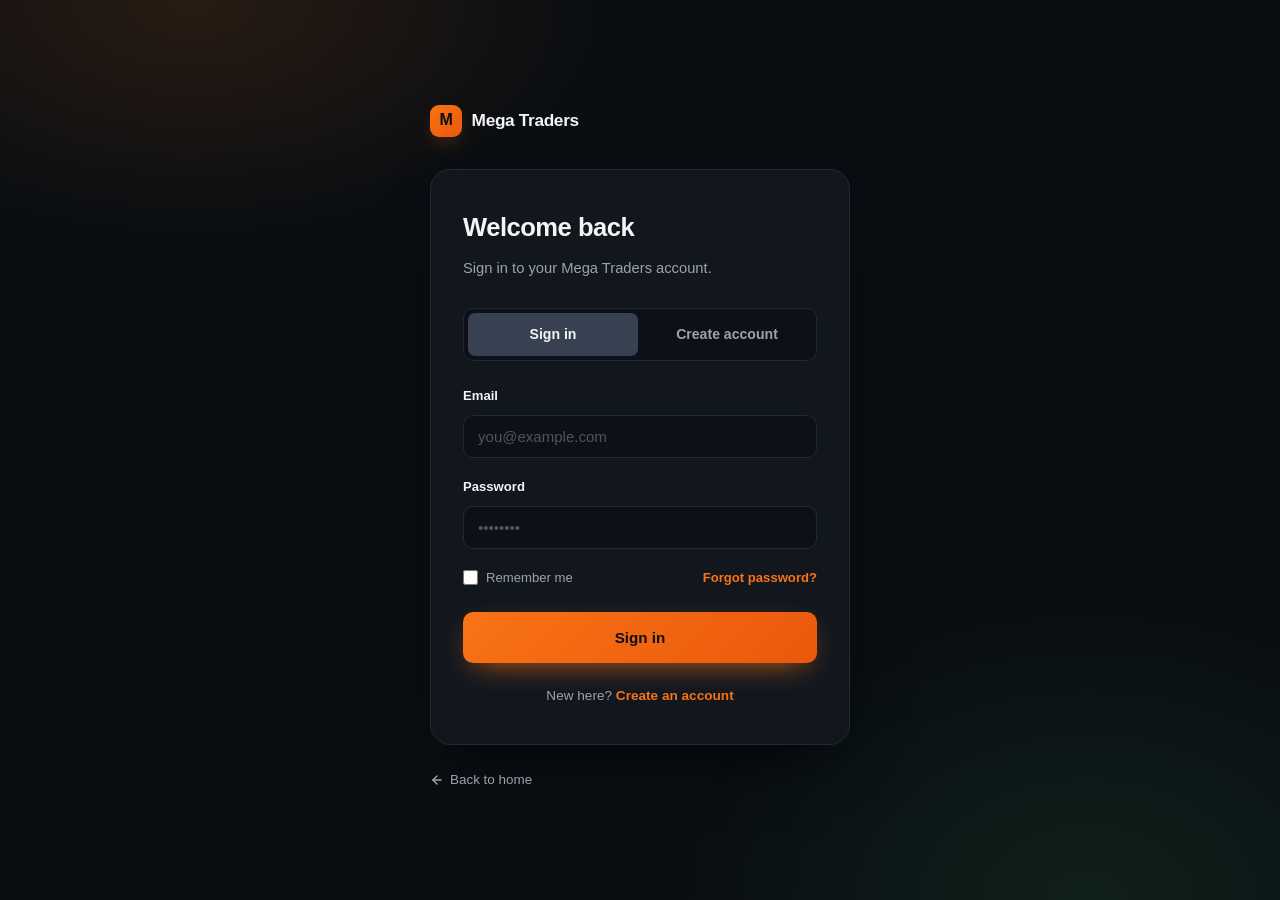
<file: login.html>
<!DOCTYPE html>
<html lang="en">
<head>
<meta charset="UTF-8">
<meta name="viewport" content="width=device-width, initial-scale=1.0">
<title>Sign in — Mega Traders</title>
<link rel="stylesheet" href="styles.css">
<style>
    /* ---- Page-specific layout ---- */
    body {
        min-height: 100vh;
        display: flex;
        align-items: center;
        justify-content: center;
        padding: 24px;
    }

    body::before {
        content: "";
        position: fixed; inset: 0;
        pointer-events: none;
        z-index: 0;
        background:
            radial-gradient(700px 400px at 15% 0%, rgba(249, 115, 22, 0.13), transparent 60%),
            radial-gradient(700px 500px at 85% 100%, rgba(74, 222, 128, 0.09), transparent 60%);
    }

    .login-wrap {
        width: 100%;
        max-width: 420px;
        position: relative;
        z-index: 1;
    }

    .brand { margin-bottom: 32px; }

    /* ---- Card ---- */
    .login-card {
        background-color: var(--card-bg);
        border: 1px solid var(--border-color);
        border-radius: var(--radius-lg);
        padding: 36px 32px;
        box-shadow: var(--shadow-lg);
    }
    .login-card h1 {
        font-size: 1.6rem;
        font-weight: 800;
        letter-spacing: -0.02em;
        margin-bottom: 8px;
    }
    .login-card p.sub {
        color: var(--text-muted);
        font-size: 0.92rem;
        margin-bottom: 28px;
    }

    /* ---- Tabs ---- */
    .tabs {
        display: flex;
        gap: 4px;
        background-color: #0d1117;
        border: 1px solid var(--border-color);
        border-radius: 10px;
        padding: 4px;
        margin-bottom: 24px;
    }
    .tab {
        flex: 1;
        padding: 10px;
        text-align: center;
        font-size: 0.88rem;
        font-weight: 600;
        border-radius: 7px;
        color: var(--text-muted);
        cursor: pointer;
        transition: background-color 0.2s ease, color 0.2s ease;
        border: none;
        background: transparent;
    }
    .tab.active {
        background-color: var(--btn-dark);
        color: var(--text-main);
    }
    .tab:hover:not(.active) { color: var(--text-main); }

    /* ---- Form ---- */
    .field {
        display: flex;
        flex-direction: column;
        gap: 8px;
        margin-bottom: 18px;
    }
    .field label {
        font-size: 0.82rem;
        font-weight: 600;
        color: var(--text-main);
    }
    .field input {
        width: 100%;
        padding: 12px 14px;
        background-color: #0d1117;
        border: 1px solid var(--border-color);
        border-radius: var(--radius-sm);
        color: var(--text-main);
        font-size: 0.94rem;
        transition: border-color 0.2s ease, box-shadow 0.2s ease;
    }
    .field input:focus {
        outline: none;
        border-color: var(--accent-orange);
        box-shadow: 0 0 0 3px rgba(249, 115, 22, 0.15);
    }
    .field input::placeholder { color: #4b5563; }

    .form-row {
        display: flex;
        align-items: center;
        justify-content: space-between;
        gap: 12px;
        margin-bottom: 24px;
        font-size: 0.82rem;
    }
    .form-row label {
        display: flex;
        align-items: center;
        gap: 8px;
        color: var(--text-muted);
        cursor: pointer;
    }
    .form-row input[type="checkbox"] {
        accent-color: var(--accent-orange);
        width: 15px; height: 15px;
    }
    .form-row a {
        color: var(--accent-orange);
        font-weight: 600;
    }
    .form-row a:hover { text-decoration: underline; }

    .btn-submit {
        width: 100%;
        padding: 13px;
        background: linear-gradient(135deg, var(--accent-orange), #ea580c);
        color: #0a0e12;
        border: none;
        border-radius: var(--radius-sm);
        font-size: 0.95rem;
        font-weight: 700;
        cursor: pointer;
        box-shadow: 0 10px 30px -12px rgba(249, 115, 22, 0.9);
        transition: transform 0.15s ease, box-shadow 0.2s ease;
    }
    .btn-submit:hover {
        transform: translateY(-1px);
        box-shadow: 0 16px 36px -12px rgba(249, 115, 22, 0.95);
    }
    .btn-submit:active { transform: translateY(0) scale(0.99); }

    /* ---- Footer helpers ---- */
    .helper {
        text-align: center;
        margin-top: 22px;
        font-size: 0.85rem;
        color: var(--text-muted);
    }
    .helper a {
        color: var(--accent-orange);
        font-weight: 600;
    }
    .helper a:hover { text-decoration: underline; }

    .back-home {
        display: inline-flex;
        align-items: center;
        gap: 6px;
        margin-top: 24px;
        font-size: 0.84rem;
        color: var(--text-muted);
        transition: color 0.2s ease;
    }
    .back-home:hover { color: var(--text-main); }

    /* ---- Mode switching ---- */
    .signup-only { display: none; }
    body.mode-signup .signup-only { display: flex; }
    body.mode-signup .signin-only { display: none; }
</style>
</head>
<body>

<div class="login-wrap">

    <a class="brand" href="index.html">
        <span class="brand-mark">M</span>
        Mega Traders
    </a>

    <div class="login-card">
        <h1 id="formTitle">Welcome back</h1>
        <p class="sub" id="formSub">Sign in to your Mega Traders account.</p>

        <div class="tabs">
            <button class="tab active" id="tabSignin" type="button">Sign in</button>
            <button class="tab" id="tabSignup" type="button">Create account</button>
        </div>

        <form id="authForm" onsubmit="return handleSubmit(event)">

            <div class="field signup-only">
                <label for="name">Full name</label>
                <input type="text" id="name" placeholder="Jordan Smith" autocomplete="name">
            </div>

            <div class="field">
                <label for="email">Email</label>
                <input type="email" id="email" placeholder="you@example.com" autocomplete="email" required>
            </div>

            <div class="field">
                <label for="password">Password</label>
                <input type="password" id="password" placeholder="••••••••" autocomplete="current-password" required>
            </div>

            <div class="form-row signin-only">
                <label><input type="checkbox"> Remember me</label>
                <a href="#">Forgot password?</a>
            </div>

            <button type="submit" class="btn-submit" id="submitBtn">Sign in</button>
        </form>

        <p class="helper signin-only">
            New here? <a href="#" id="switchToSignup">Create an account</a>
        </p>
        <p class="helper signup-only">
            Already have an account? <a href="#" id="switchToSignin">Sign in</a>
        </p>
    </div>

    <a class="back-home" href="index.html">
        <svg width="14" height="14" viewBox="0 0 24 24" fill="none" stroke="currentColor"
             stroke-width="2.4" stroke-linecap="round" stroke-linejoin="round">
            <path d="M19 12H5"/><path d="m12 19-7-7 7-7"/>
        </svg>
        Back to home
    </a>

</div>

<script>
    const tabSignin = document.getElementById('tabSignin');
    const tabSignup = document.getElementById('tabSignup');
    const formTitle = document.getElementById('formTitle');
    const formSub   = document.getElementById('formSub');
    const submitBtn = document.getElementById('submitBtn');

    function setMode(mode) {
        document.body.classList.toggle('mode-signup', mode === 'signup');
        tabSignin.classList.toggle('active', mode === 'signin');
        tabSignup.classList.toggle('active', mode === 'signup');

        if (mode === 'signup') {
            formTitle.textContent = 'Create your account';
            formSub.textContent   = 'Start trading in under two minutes.';
            submitBtn.textContent = 'Create account';
        } else {
            formTitle.textContent = 'Welcome back';
            formSub.textContent   = 'Sign in to your Mega Traders account.';
            submitBtn.textContent = 'Sign in';
        }
    }

    tabSignin.addEventListener('click', () => setMode('signin'));
    tabSignup.addEventListener('click', () => setMode('signup'));
    document.getElementById('switchToSignup').addEventListener('click', (e) => { e.preventDefault(); setMode('signup'); });
    document.getElementById('switchToSignin').addEventListener('click', (e) => { e.preventDefault(); setMode('signin'); });

    function handleSubmit(e) {
        e.preventDefault();
        const email = document.getElementById('email').value.trim();
        if (email) {
            try { localStorage.setItem('mt_user_email', email); } catch (_) {}
        }
        window.location.href = 'dashboard.html';
        return false;
    }
</script>

</body>
</html>
</file>
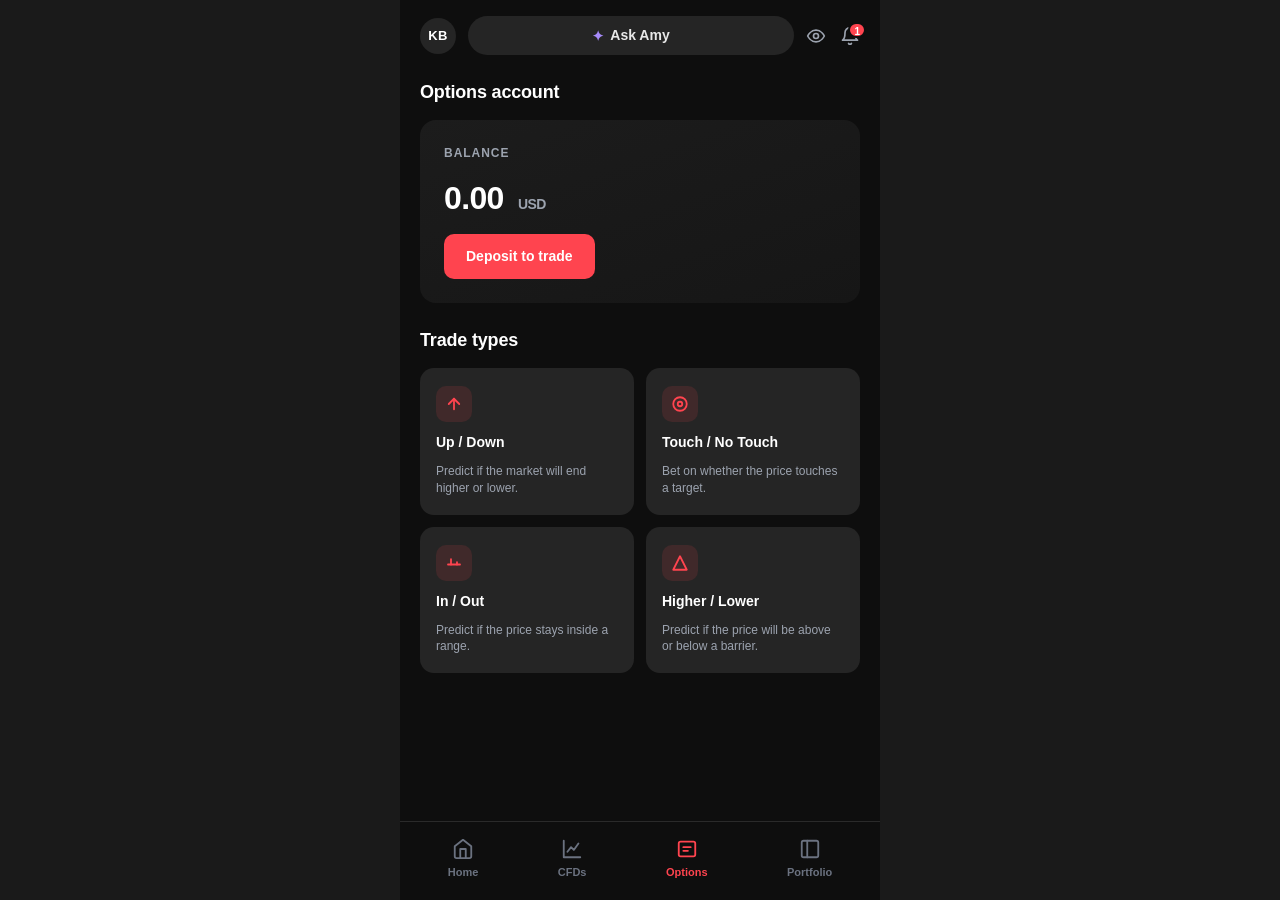
<file: options.html>
<!DOCTYPE html>
<html lang="en">
<head>
<meta charset="UTF-8">
<meta name="viewport" content="width=device-width, initial-scale=1.0, maximum-scale=1.0, user-scalable=no">
<title>Options — Mega Traders</title>
<link rel="stylesheet" href="styles.css">
<link rel="stylesheet" href="app.css">
<style>
    .balance-card {
        background: linear-gradient(160deg, #1c1c1c, #161616);
        border-radius: var(--radius);
        padding: 24px;
        display: flex;
        flex-direction: column;
        gap: 12px;
    }
    .balance-card .label {
        font-size: 12px;
        color: var(--text-muted);
        text-transform: uppercase;
        letter-spacing: 0.08em;
        font-weight: 700;
    }
    .balance-card .value {
        font-size: 32px;
        font-weight: 800;
        letter-spacing: -0.02em;
    }
    .balance-card .value .currency {
        font-size: 14px;
        font-weight: 600;
        color: var(--text-muted);
        margin-left: 6px;
    }
    .btn-red {
        align-self: flex-start;
        padding: 12px 22px;
        border-radius: 10px;
        background-color: var(--brand-red);
        color: #fff;
        font-size: 14px;
        font-weight: 700;
        transition: background-color 0.2s ease;
    }
    .btn-red:hover { background-color: var(--brand-red-dark); }

    .option-grid {
        display: grid;
        grid-template-columns: 1fr 1fr;
        gap: 12px;
    }
    .option-tile {
        background-color: var(--bg-elevated);
        border-radius: 14px;
        padding: 18px 16px;
        display: flex;
        flex-direction: column;
        gap: 10px;
        transition: background-color 0.2s ease, transform 0.2s ease;
        cursor: pointer;
    }
    .option-tile:hover {
        background-color: #2a2a2a;
        transform: translateY(-2px);
    }
    .option-tile .tile-icon {
        width: 36px; height: 36px;
        border-radius: 10px;
        display: grid; place-items: center;
        background-color: rgba(255, 68, 79, 0.12);
        color: var(--brand-red);
    }
    .option-tile h4 {
        font-size: 14px;
        font-weight: 700;
        color: var(--text-main);
    }
    .option-tile p {
        font-size: 12px;
        color: var(--text-muted);
        line-height: 1.4;
    }
</style>
</head>
<body>
<div class="app">

    <header class="top-bar">
        <a href="index.html" class="avatar">KB</a>
        <button class="ask-amy"><span class="sparkle">✦</span> Ask Amy</button>
        <div class="top-actions">
            <svg viewBox="0 0 24 24" fill="none" stroke="currentColor" stroke-width="2" stroke-linecap="round" stroke-linejoin="round">
                <path d="M2 12s3.5-7 10-7 10 7 10 7-3.5 7-10 7-10-7-10-7Z"/>
                <circle cx="12" cy="12" r="3"/>
            </svg>
            <div class="icon-btn">
                <svg viewBox="0 0 24 24" fill="none" stroke="currentColor" stroke-width="2" stroke-linecap="round" stroke-linejoin="round">
                    <path d="M18 8a6 6 0 0 0-12 0c0 7-3 9-3 9h18s-3-2-3-9"/>
                    <path d="M13.7 21a2 2 0 0 1-3.4 0"/>
                </svg>
                <span class="notif-badge">1</span>
            </div>
        </div>
    </header>

    <main class="content">

        <section>
            <h2 class="section-title">Options account</h2>
            <div class="balance-card">
                <span class="label">Balance</span>
                <div class="value">0.00 <span class="currency">USD</span></div>
                <button class="btn-red">Deposit to trade</button>
            </div>
        </section>

        <section>
            <h2 class="section-title">Trade types</h2>
            <div class="option-grid">

                <div class="option-tile">
                    <div class="tile-icon">
                        <svg width="18" height="18" viewBox="0 0 24 24" fill="none" stroke="currentColor" stroke-width="2.4" stroke-linecap="round" stroke-linejoin="round">
                            <path d="M12 19V5"/><path d="m5 12 7-7 7 7"/>
                        </svg>
                    </div>
                    <h4>Up / Down</h4>
                    <p>Predict if the market will end higher or lower.</p>
                </div>

                <div class="option-tile">
                    <div class="tile-icon">
                        <svg width="18" height="18" viewBox="0 0 24 24" fill="none" stroke="currentColor" stroke-width="2.4" stroke-linecap="round" stroke-linejoin="round">
                            <circle cx="12" cy="12" r="9"/><circle cx="12" cy="12" r="3"/>
                        </svg>
                    </div>
                    <h4>Touch / No Touch</h4>
                    <p>Bet on whether the price touches a target.</p>
                </div>

                <div class="option-tile">
                    <div class="tile-icon">
                        <svg width="18" height="18" viewBox="0 0 24 24" fill="none" stroke="currentColor" stroke-width="2.4" stroke-linecap="round" stroke-linejoin="round">
                            <path d="M4 14h16"/><path d="M8 14V7M16 14v-3"/>
                        </svg>
                    </div>
                    <h4>In / Out</h4>
                    <p>Predict if the price stays inside a range.</p>
                </div>

                <div class="option-tile">
                    <div class="tile-icon">
                        <svg width="18" height="18" viewBox="0 0 24 24" fill="none" stroke="currentColor" stroke-width="2.4" stroke-linecap="round" stroke-linejoin="round">
                            <path d="m12 3 9 18H3z"/>
                        </svg>
                    </div>
                    <h4>Higher / Lower</h4>
                    <p>Predict if the price will be above or below a barrier.</p>
                </div>

            </div>
        </section>

    </main>

    <nav class="bottom-nav">
        <a class="nav-item" href="dashboard.html">
            <svg viewBox="0 0 24 24" fill="none" stroke="currentColor" stroke-linecap="round" stroke-linejoin="round">
                <path d="m3 9 9-7 9 7v11a2 2 0 0 1-2 2H5a2 2 0 0 1-2-2z"/>
                <path d="M9 22V12h6v10"/>
            </svg>
            Home
        </a>
        <a class="nav-item" href="cfds.html">
            <svg viewBox="0 0 24 24" fill="none" stroke="currentColor" stroke-linecap="round" stroke-linejoin="round">
                <path d="M3 3v18h18"/>
                <path d="m7 15 4-5 3 3 5-7"/>
            </svg>
            CFDs
        </a>
        <a class="nav-item active" href="options.html">
            <svg viewBox="0 0 24 24" fill="none" stroke="currentColor" stroke-linecap="round" stroke-linejoin="round">
                <rect x="3" y="4" width="18" height="16" rx="2"/>
                <path d="M8 10h8M8 14h5"/>
            </svg>
            Options
        </a>
        <a class="nav-item" href="portfolio.html">
            <svg viewBox="0 0 24 24" fill="none" stroke="currentColor" stroke-linecap="round" stroke-linejoin="round">
                <rect x="3" y="3" width="18" height="18" rx="2"/>
                <path d="M9 3v18"/>
            </svg>
            Portfolio
        </a>
    </nav>

</div>
</body>
</html>
</file>
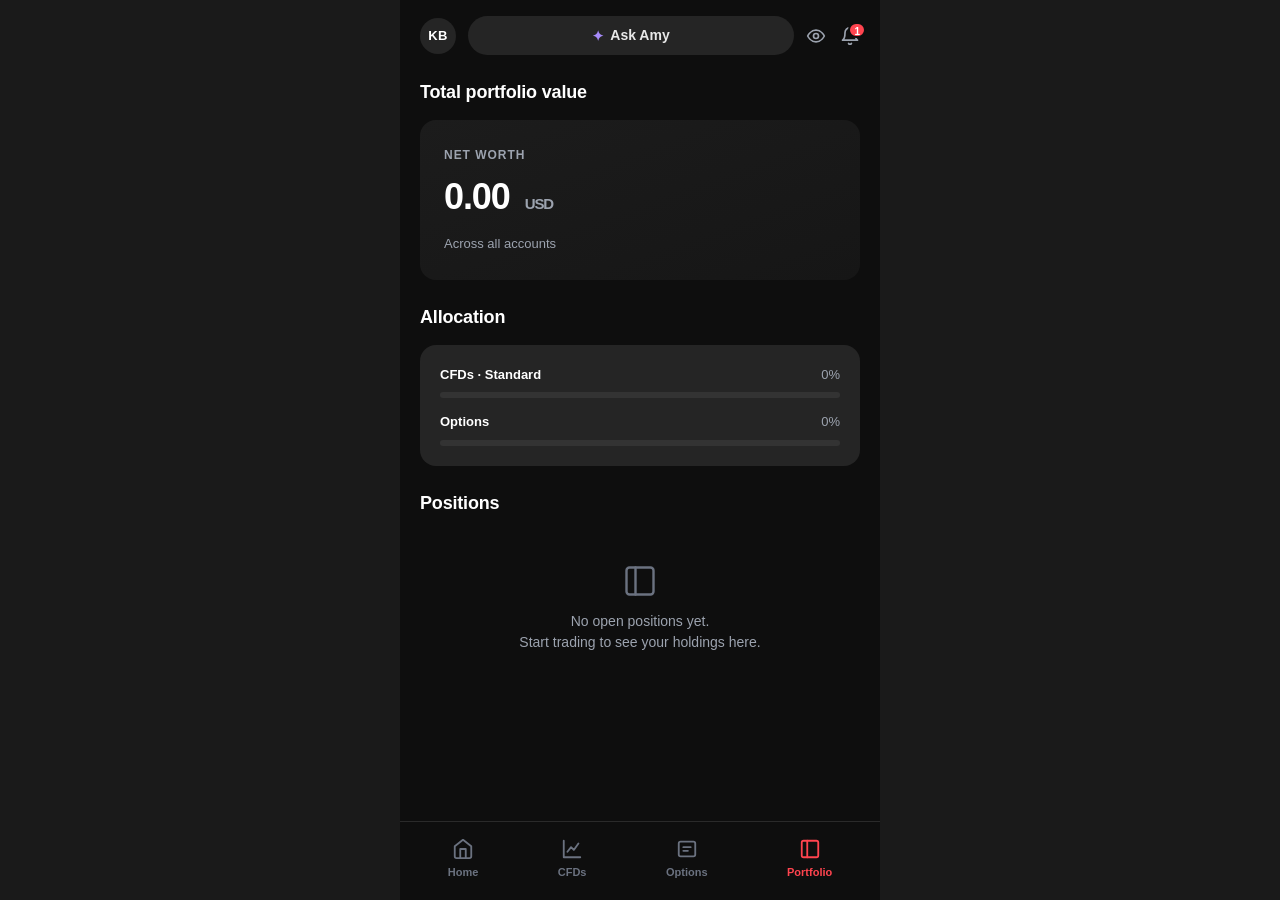
<file: portfolio.html>
<!DOCTYPE html>
<html lang="en">
<head>
<meta charset="UTF-8">
<meta name="viewport" content="width=device-width, initial-scale=1.0, maximum-scale=1.0, user-scalable=no">
<title>Portfolio — Mega Traders</title>
<link rel="stylesheet" href="styles.css">
<link rel="stylesheet" href="app.css">
<style>
    .total-card {
        background: linear-gradient(160deg, #1c1c1c, #161616);
        border-radius: var(--radius);
        padding: 26px 24px;
        display: flex;
        flex-direction: column;
        gap: 6px;
    }
    .total-card .label {
        font-size: 12px;
        color: var(--text-muted);
        text-transform: uppercase;
        letter-spacing: 0.08em;
        font-weight: 700;
    }
    .total-card .value {
        font-size: 36px;
        font-weight: 800;
        letter-spacing: -0.03em;
    }
    .total-card .value .currency {
        font-size: 15px;
        font-weight: 600;
        color: var(--text-muted);
        margin-left: 6px;
    }
    .total-card .sub {
        font-size: 13px;
        color: var(--text-muted);
        margin-top: 4px;
    }

    .alloc-list {
        display: grid;
        gap: 14px;
        background-color: var(--bg-elevated);
        border-radius: var(--radius);
        padding: 20px;
    }
    .alloc-row {
        display: flex;
        flex-direction: column;
        gap: 8px;
    }
    .alloc-head {
        display: flex;
        justify-content: space-between;
        align-items: center;
        font-size: 13px;
        color: var(--text-main);
        font-weight: 600;
    }
    .alloc-head .pct { color: var(--text-muted); font-weight: 500; }
    .alloc-bar {
        height: 6px;
        border-radius: 999px;
        background-color: #333;
        overflow: hidden;
    }
    .alloc-bar span {
        display: block;
        height: 100%;
        border-radius: 999px;
        background-color: var(--brand-red);
    }
</style>
</head>
<body>
<div class="app">

    <header class="top-bar">
        <a href="index.html" class="avatar">KB</a>
        <button class="ask-amy"><span class="sparkle">✦</span> Ask Amy</button>
        <div class="top-actions">
            <svg viewBox="0 0 24 24" fill="none" stroke="currentColor" stroke-width="2" stroke-linecap="round" stroke-linejoin="round">
                <path d="M2 12s3.5-7 10-7 10 7 10 7-3.5 7-10 7-10-7-10-7Z"/>
                <circle cx="12" cy="12" r="3"/>
            </svg>
            <div class="icon-btn">
                <svg viewBox="0 0 24 24" fill="none" stroke="currentColor" stroke-width="2" stroke-linecap="round" stroke-linejoin="round">
                    <path d="M18 8a6 6 0 0 0-12 0c0 7-3 9-3 9h18s-3-2-3-9"/>
                    <path d="M13.7 21a2 2 0 0 1-3.4 0"/>
                </svg>
                <span class="notif-badge">1</span>
            </div>
        </div>
    </header>

    <main class="content">

        <section>
            <h2 class="section-title">Total portfolio value</h2>
            <div class="total-card">
                <span class="label">Net worth</span>
                <div class="value">0.00 <span class="currency">USD</span></div>
                <span class="sub">Across all accounts</span>
            </div>
        </section>

        <section>
            <h2 class="section-title">Allocation</h2>
            <div class="alloc-list">
                <div class="alloc-row">
                    <div class="alloc-head"><span>CFDs · Standard</span><span class="pct">0%</span></div>
                    <div class="alloc-bar"><span style="width: 0%;"></span></div>
                </div>
                <div class="alloc-row">
                    <div class="alloc-head"><span>Options</span><span class="pct">0%</span></div>
                    <div class="alloc-bar"><span style="width: 0%;"></span></div>
                </div>
            </div>
        </section>

        <section>
            <h2 class="section-title">Positions</h2>
            <div class="empty-state">
                <svg width="36" height="36" viewBox="0 0 24 24" fill="none" stroke="currentColor" stroke-width="1.6" stroke-linecap="round" stroke-linejoin="round">
                    <rect x="3" y="3" width="18" height="18" rx="2"/>
                    <path d="M9 3v18"/>
                </svg>
                <p>No open positions yet.<br>Start trading to see your holdings here.</p>
            </div>
        </section>

    </main>

    <nav class="bottom-nav">
        <a class="nav-item" href="dashboard.html">
            <svg viewBox="0 0 24 24" fill="none" stroke="currentColor" stroke-linecap="round" stroke-linejoin="round">
                <path d="m3 9 9-7 9 7v11a2 2 0 0 1-2 2H5a2 2 0 0 1-2-2z"/>
                <path d="M9 22V12h6v10"/>
            </svg>
            Home
        </a>
        <a class="nav-item" href="cfds.html">
            <svg viewBox="0 0 24 24" fill="none" stroke="currentColor" stroke-linecap="round" stroke-linejoin="round">
                <path d="M3 3v18h18"/>
                <path d="m7 15 4-5 3 3 5-7"/>
            </svg>
            CFDs
        </a>
        <a class="nav-item" href="options.html">
            <svg viewBox="0 0 24 24" fill="none" stroke="currentColor" stroke-linecap="round" stroke-linejoin="round">
                <rect x="3" y="4" width="18" height="16" rx="2"/>
                <path d="M8 10h8M8 14h5"/>
            </svg>
            Options
        </a>
        <a class="nav-item active" href="portfolio.html">
            <svg viewBox="0 0 24 24" fill="none" stroke="currentColor" stroke-linecap="round" stroke-linejoin="round">
                <rect x="3" y="3" width="18" height="18" rx="2"/>
                <path d="M9 3v18"/>
            </svg>
            Portfolio
        </a>
    </nav>

</div>
</body>
</html>
</file>
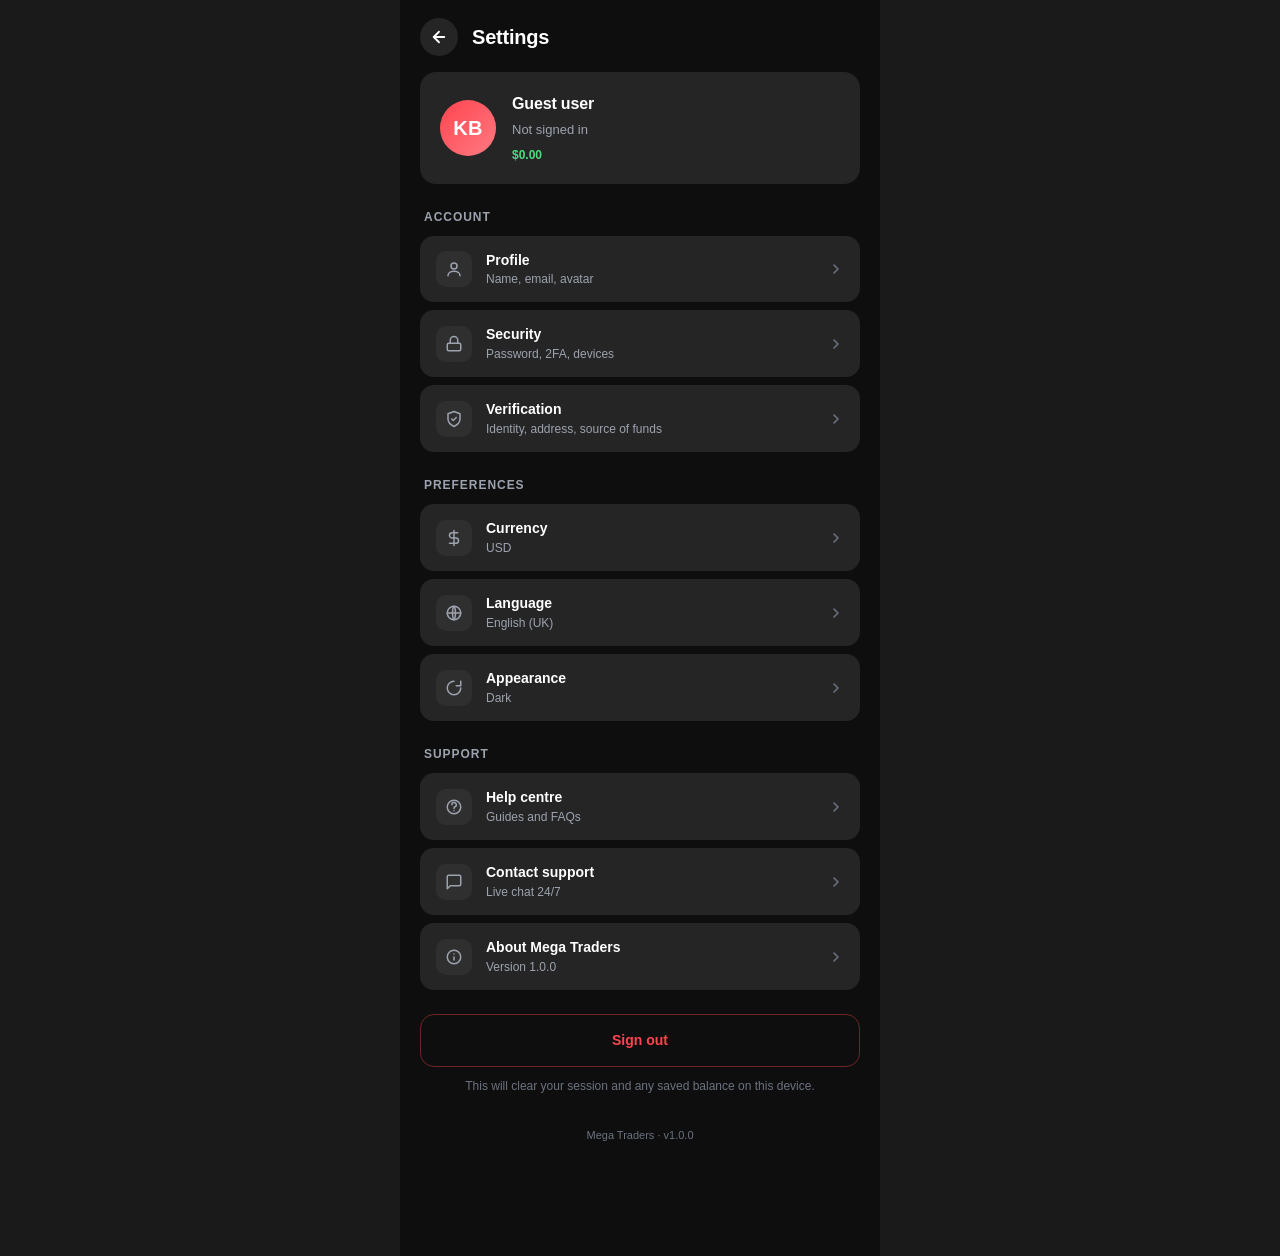
<file: settings.html>
<!DOCTYPE html>
<html lang="en">
<head>
<meta charset="UTF-8">
<meta name="viewport" content="width=device-width, initial-scale=1.0, maximum-scale=1.0, user-scalable=no">
<title>Settings — Mega Traders</title>
<link rel="stylesheet" href="styles.css">
<link rel="stylesheet" href="app.css">
<style>
    /* ---- Settings-page-specific ---- */
    .settings-header {
        display: flex;
        align-items: center;
        gap: 14px;
        padding: 18px 20px 8px;
    }
    .back-btn {
        width: 38px;
        height: 38px;
        border-radius: 50%;
        background-color: var(--bg-elevated);
        display: grid;
        place-items: center;
        color: var(--text-main);
        transition: background-color 0.2s ease;
    }
    .back-btn:hover { background-color: #2e2e2e; }
    .settings-header h1 {
        font-size: 20px;
        font-weight: 800;
        letter-spacing: -0.01em;
    }

    /* ---- Profile card ---- */
    .profile-card {
        display: flex;
        align-items: center;
        gap: 16px;
        background-color: var(--bg-elevated);
        border-radius: var(--radius);
        padding: 20px;
    }
    .avatar-large {
        width: 56px;
        height: 56px;
        border-radius: 50%;
        background: linear-gradient(135deg, var(--brand-red), #ff7a82);
        color: #ffffff;
        display: grid;
        place-items: center;
        font-size: 20px;
        font-weight: 800;
        letter-spacing: 0.01em;
        flex-shrink: 0;
    }
    .profile-info {
        flex: 1;
        display: flex;
        flex-direction: column;
        gap: 4px;
        min-width: 0;
    }
    .profile-name {
        font-size: 16px;
        font-weight: 800;
        color: var(--text-main);
        letter-spacing: -0.01em;
    }
    .profile-email {
        font-size: 13px;
        color: var(--text-muted);
        white-space: nowrap;
        overflow: hidden;
        text-overflow: ellipsis;
    }
    .profile-balance {
        font-size: 12px;
        color: var(--accent-green);
        font-weight: 700;
        margin-top: 2px;
    }

    /* ---- Settings sections ---- */
    .settings-section-title {
        font-size: 12px;
        font-weight: 700;
        letter-spacing: 0.08em;
        text-transform: uppercase;
        color: var(--text-muted);
        margin-bottom: 10px;
        padding-left: 4px;
    }
    .settings-list {
        display: grid;
        gap: 8px;
    }
    .settings-row {
        display: flex;
        align-items: center;
        gap: 14px;
        background-color: var(--bg-elevated);
        border-radius: 14px;
        padding: 15px 16px;
        transition: background-color 0.15s ease;
        cursor: pointer;
        border: none;
        width: 100%;
        text-align: left;
        font: inherit;
        color: inherit;
    }
    .settings-row:hover { background-color: #2a2a2a; }

    .row-icon {
        width: 36px;
        height: 36px;
        border-radius: 10px;
        background-color: #2f2f2f;
        display: grid;
        place-items: center;
        color: var(--text-muted);
        flex-shrink: 0;
    }
    .row-body {
        flex: 1;
        min-width: 0;
    }
    .row-title {
        font-size: 14px;
        font-weight: 700;
        color: var(--text-main);
        line-height: 1.3;
    }
    .row-sub {
        font-size: 12px;
        color: var(--text-muted);
        margin-top: 2px;
        line-height: 1.4;
    }
    .row-chevron {
        width: 16px;
        height: 16px;
        color: var(--text-dim);
        flex-shrink: 0;
    }

    /* ---- Sign out ---- */
    .signout-area {
        display: flex;
        flex-direction: column;
        gap: 10px;
    }
    .btn-signout {
        width: 100%;
        padding: 15px;
        border-radius: 14px;
        background-color: transparent;
        border: 1px solid rgba(255, 68, 79, 0.4);
        color: var(--brand-red);
        font-size: 14px;
        font-weight: 700;
        cursor: pointer;
        transition: background-color 0.2s ease, border-color 0.2s ease;
    }
    .btn-signout:hover {
        background-color: rgba(255, 68, 79, 0.08);
        border-color: var(--brand-red);
    }
    .btn-signout.confirming {
        background-color: var(--brand-red);
        border-color: var(--brand-red);
        color: #ffffff;
    }
    .signout-note {
        font-size: 12px;
        color: var(--text-dim);
        text-align: center;
        line-height: 1.5;
    }

    .app-version {
        text-align: center;
        font-size: 11px;
        color: var(--text-dim);
        padding: 8px 0 4px;
    }
</style>
</head>
<body>
<div class="app">

    <header class="settings-header">
        <a href="dashboard.html" class="back-btn" aria-label="Back">
            <svg width="18" height="18" viewBox="0 0 24 24" fill="none" stroke="currentColor"
                 stroke-width="2.4" stroke-linecap="round" stroke-linejoin="round">
                <path d="M19 12H5"/><path d="m12 19-7-7 7-7"/>
            </svg>
        </a>
        <h1>Settings</h1>
    </header>

    <main class="content">

        <section>
            <div class="profile-card">
                <div class="avatar-large" id="avatarLarge">KB</div>
                <div class="profile-info">
                    <div class="profile-name" id="profileName">Guest user</div>
                    <div class="profile-email" id="profileEmail">Not signed in</div>
                    <div class="profile-balance" id="profileBalance">$0.00</div>
                </div>
            </div>
        </section>

        <section>
            <h2 class="settings-section-title">Account</h2>
            <div class="settings-list">

                <button class="settings-row" type="button">
                    <div class="row-icon">
                        <svg width="18" height="18" viewBox="0 0 24 24" fill="none" stroke="currentColor"
                             stroke-width="2" stroke-linecap="round" stroke-linejoin="round">
                            <circle cx="12" cy="8" r="4"/>
                            <path d="M4 21c0-4 4-6 8-6s8 2 8 6"/>
                        </svg>
                    </div>
                    <div class="row-body">
                        <div class="row-title">Profile</div>
                        <div class="row-sub">Name, email, avatar</div>
                    </div>
                    <svg class="row-chevron" viewBox="0 0 24 24" fill="none" stroke="currentColor"
                         stroke-width="2.4" stroke-linecap="round" stroke-linejoin="round">
                        <path d="m9 6 6 6-6 6"/>
                    </svg>
                </button>

                <button class="settings-row" type="button">
                    <div class="row-icon">
                        <svg width="18" height="18" viewBox="0 0 24 24" fill="none" stroke="currentColor"
                             stroke-width="2" stroke-linecap="round" stroke-linejoin="round">
                            <rect x="3" y="11" width="18" height="10" rx="2"/>
                            <path d="M7 11V7a5 5 0 0 1 10 0v4"/>
                        </svg>
                    </div>
                    <div class="row-body">
                        <div class="row-title">Security</div>
                        <div class="row-sub">Password, 2FA, devices</div>
                    </div>
                    <svg class="row-chevron" viewBox="0 0 24 24" fill="none" stroke="currentColor"
                         stroke-width="2.4" stroke-linecap="round" stroke-linejoin="round">
                        <path d="m9 6 6 6-6 6"/>
                    </svg>
                </button>

                <button class="settings-row" type="button">
                    <div class="row-icon">
                        <svg width="18" height="18" viewBox="0 0 24 24" fill="none" stroke="currentColor"
                             stroke-width="2" stroke-linecap="round" stroke-linejoin="round">
                            <path d="M12 22s8-4 8-10V5l-8-3-8 3v7c0 6 8 10 8 10Z"/>
                            <path d="m9 12 2 2 4-4"/>
                        </svg>
                    </div>
                    <div class="row-body">
                        <div class="row-title">Verification</div>
                        <div class="row-sub">Identity, address, source of funds</div>
                    </div>
                    <svg class="row-chevron" viewBox="0 0 24 24" fill="none" stroke="currentColor"
                         stroke-width="2.4" stroke-linecap="round" stroke-linejoin="round">
                        <path d="m9 6 6 6-6 6"/>
                    </svg>
                </button>

            </div>
        </section>

        <section>
            <h2 class="settings-section-title">Preferences</h2>
            <div class="settings-list">

                <button class="settings-row" type="button">
                    <div class="row-icon">
                        <svg width="18" height="18" viewBox="0 0 24 24" fill="none" stroke="currentColor"
                             stroke-width="2" stroke-linecap="round" stroke-linejoin="round">
                            <path d="M12 2v20M17 5H9.5a3.5 3.5 0 0 0 0 7h5a3.5 3.5 0 0 1 0 7H6"/>
                        </svg>
                    </div>
                    <div class="row-body">
                        <div class="row-title">Currency</div>
                        <div class="row-sub">USD</div>
                    </div>
                    <svg class="row-chevron" viewBox="0 0 24 24" fill="none" stroke="currentColor"
                         stroke-width="2.4" stroke-linecap="round" stroke-linejoin="round">
                        <path d="m9 6 6 6-6 6"/>
                    </svg>
                </button>

                <button class="settings-row" type="button">
                    <div class="row-icon">
                        <svg width="18" height="18" viewBox="0 0 24 24" fill="none" stroke="currentColor"
                             stroke-width="2" stroke-linecap="round" stroke-linejoin="round">
                            <circle cx="12" cy="12" r="9"/>
                            <path d="M3 12h18"/>
                            <path d="M12 3c2.6 3 2.6 15 0 18-2.6-3-2.6-15 0-18z"/>
                        </svg>
                    </div>
                    <div class="row-body">
                        <div class="row-title">Language</div>
                        <div class="row-sub">English (UK)</div>
                    </div>
                    <svg class="row-chevron" viewBox="0 0 24 24" fill="none" stroke="currentColor"
                         stroke-width="2.4" stroke-linecap="round" stroke-linejoin="round">
                        <path d="m9 6 6 6-6 6"/>
                    </svg>
                </button>

                <button class="settings-row" type="button">
                    <div class="row-icon">
                        <svg width="18" height="18" viewBox="0 0 24 24" fill="none" stroke="currentColor"
                             stroke-width="2" stroke-linecap="round" stroke-linejoin="round">
                            <path d="M12 3a9 9 0 1 0 9 9"/>
                            <path d="M21 3v6h-6"/>
                        </svg>
                    </div>
                    <div class="row-body">
                        <div class="row-title">Appearance</div>
                        <div class="row-sub">Dark</div>
                    </div>
                    <svg class="row-chevron" viewBox="0 0 24 24" fill="none" stroke="currentColor"
                         stroke-width="2.4" stroke-linecap="round" stroke-linejoin="round">
                        <path d="m9 6 6 6-6 6"/>
                    </svg>
                </button>

            </div>
        </section>

        <section>
            <h2 class="settings-section-title">Support</h2>
            <div class="settings-list">

                <button class="settings-row" type="button">
                    <div class="row-icon">
                        <svg width="18" height="18" viewBox="0 0 24 24" fill="none" stroke="currentColor"
                             stroke-width="2" stroke-linecap="round" stroke-linejoin="round">
                            <circle cx="12" cy="12" r="9"/>
                            <path d="M9.1 9a3 3 0 1 1 4.2 2.7c-.8.4-1.3 1-1.3 1.8v.5"/>
                            <path d="M12 17h.01"/>
                        </svg>
                    </div>
                    <div class="row-body">
                        <div class="row-title">Help centre</div>
                        <div class="row-sub">Guides and FAQs</div>
                    </div>
                    <svg class="row-chevron" viewBox="0 0 24 24" fill="none" stroke="currentColor"
                         stroke-width="2.4" stroke-linecap="round" stroke-linejoin="round">
                        <path d="m9 6 6 6-6 6"/>
                    </svg>
                </button>

                <button class="settings-row" type="button">
                    <div class="row-icon">
                        <svg width="18" height="18" viewBox="0 0 24 24" fill="none" stroke="currentColor"
                             stroke-width="2" stroke-linecap="round" stroke-linejoin="round">
                            <path d="M21 15a2 2 0 0 1-2 2H7l-4 4V5a2 2 0 0 1 2-2h14a2 2 0 0 1 2 2z"/>
                        </svg>
                    </div>
                    <div class="row-body">
                        <div class="row-title">Contact support</div>
                        <div class="row-sub">Live chat 24/7</div>
                    </div>
                    <svg class="row-chevron" viewBox="0 0 24 24" fill="none" stroke="currentColor"
                         stroke-width="2.4" stroke-linecap="round" stroke-linejoin="round">
                        <path d="m9 6 6 6-6 6"/>
                    </svg>
                </button>

                <button class="settings-row" type="button">
                    <div class="row-icon">
                        <svg width="18" height="18" viewBox="0 0 24 24" fill="none" stroke="currentColor"
                             stroke-width="2" stroke-linecap="round" stroke-linejoin="round">
                            <circle cx="12" cy="12" r="9"/>
                            <path d="M12 16v-4"/>
                            <path d="M12 8h.01"/>
                        </svg>
                    </div>
                    <div class="row-body">
                        <div class="row-title">About Mega Traders</div>
                        <div class="row-sub">Version 1.0.0</div>
                    </div>
                    <svg class="row-chevron" viewBox="0 0 24 24" fill="none" stroke="currentColor"
                         stroke-width="2.4" stroke-linecap="round" stroke-linejoin="round">
                        <path d="m9 6 6 6-6 6"/>
                    </svg>
                </button>

            </div>
        </section>

        <section class="signout-area">
            <button class="btn-signout" id="signoutBtn" type="button">Sign out</button>
            <p class="signout-note">
                This will clear your session and any saved balance on this device.
            </p>
        </section>

        <p class="app-version">Mega Traders · v1.0.0</p>

    </main>

</div>

<script>
    // ---------- Load profile info from localStorage ----------
    let email = '';
    let balance = 0;
    try {
        email = localStorage.getItem('mt_user_email') || '';
        balance = parseFloat(localStorage.getItem('mt_balance')) || 0;
    } catch (_) {}

    const avatarLarge   = document.getElementById('avatarLarge');
    const profileName   = document.getElementById('profileName');
    const profileEmail  = document.getElementById('profileEmail');
    const profileBalance = document.getElementById('profileBalance');

    if (email) {
        const initial = email.charAt(0).toUpperCase();
        const userPart = email.split('@')[0];
        const displayName = userPart.charAt(0).toUpperCase() + userPart.slice(1);

        avatarLarge.textContent = initial;
        profileName.textContent = displayName;
        profileEmail.textContent = email;
    } else {
        avatarLarge.textContent = 'KB';
        profileName.textContent = 'Guest user';
        profileEmail.textContent = 'Not signed in';
    }

    profileBalance.textContent = '$' + balance.toLocaleString('en-US', {
        minimumFractionDigits: 2,
        maximumFractionDigits: 2
    });

    // ---------- Sign out (two-step confirm) ----------
    const signoutBtn = document.getElementById('signoutBtn');
    let confirming = false;
    let confirmTimer = null;

    signoutBtn.addEventListener('click', () => {
        if (!confirming) {
            confirming = true;
            signoutBtn.classList.add('confirming');
            signoutBtn.textContent = 'Tap again to sign out';

            confirmTimer = setTimeout(() => {
                confirming = false;
                signoutBtn.classList.remove('confirming');
                signoutBtn.textContent = 'Sign out';
            }, 3000);
            return;
        }

        clearTimeout(confirmTimer);
        try {
            localStorage.clear();
        } catch (_) {}
        window.location.href = 'index.html';
    });
</script>

</body>
</html>
</file>
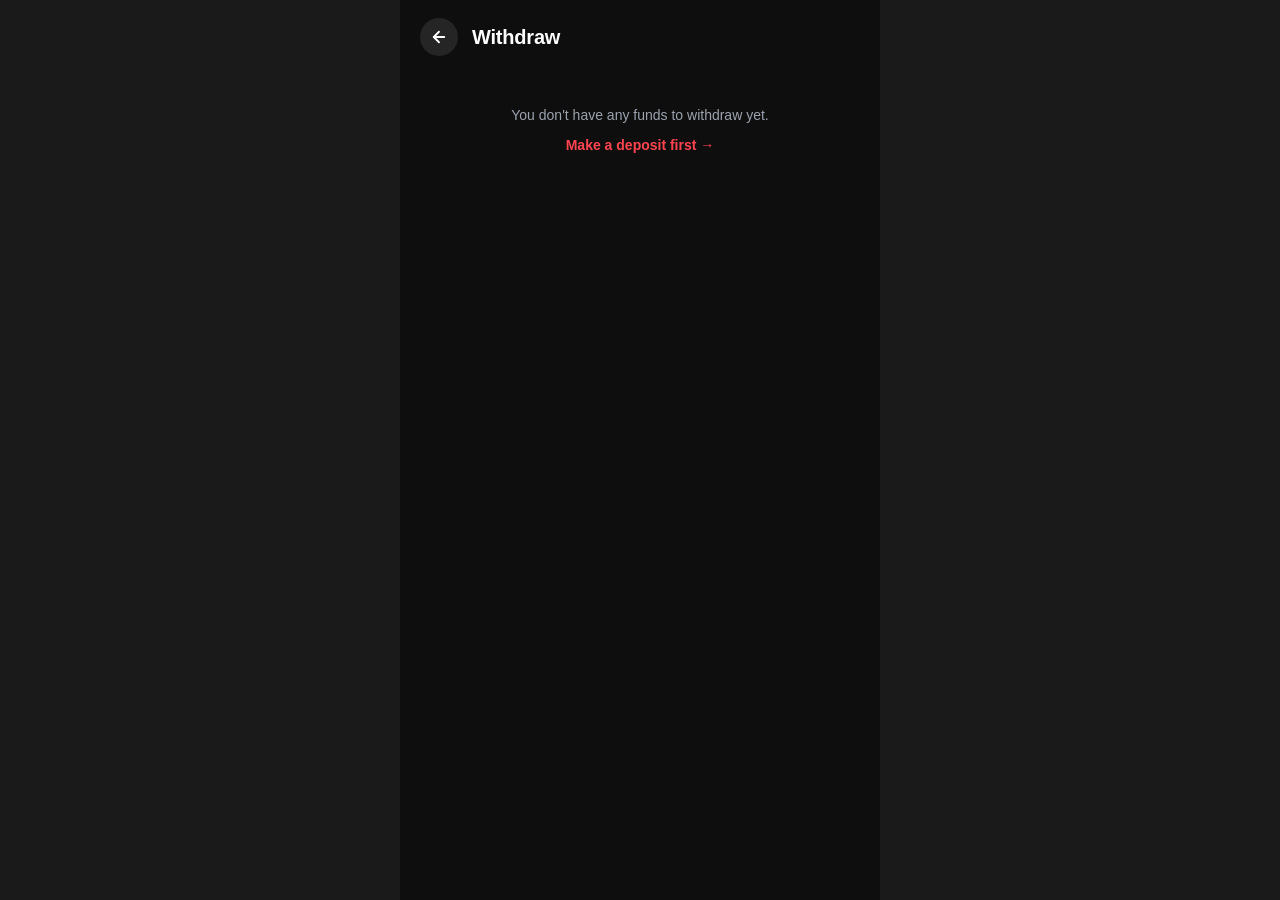
<file: withdraw.html>
<!DOCTYPE html>
<html lang="en">
<head>
<meta charset="UTF-8">
<meta name="viewport" content="width=device-width, initial-scale=1.0, maximum-scale=1.0, user-scalable=no">
<title>Withdraw — Mega Traders</title>
<link rel="stylesheet" href="styles.css">
<link rel="stylesheet" href="app.css">
<style>
    /* ---- Withdraw-page-specific ---- */
    .withdraw-header {
        display: flex;
        align-items: center;
        gap: 14px;
        padding: 18px 20px 8px;
    }
    .back-btn {
        width: 38px;
        height: 38px;
        border-radius: 50%;
        background-color: var(--bg-elevated);
        display: grid;
        place-items: center;
        color: var(--text-main);
        transition: background-color 0.2s ease;
    }
    .back-btn:hover { background-color: #2e2e2e; }
    .withdraw-header h1 {
        font-size: 20px;
        font-weight: 800;
        letter-spacing: -0.01em;
    }

    /* ---- Balance strip ---- */
    .balance-strip {
        background-color: var(--bg-elevated);
        border-radius: var(--radius);
        padding: 16px 20px;
        display: flex;
        align-items: center;
        justify-content: space-between;
        gap: 12px;
    }
    .balance-strip .label {
        font-size: 12px;
        font-weight: 700;
        letter-spacing: 0.08em;
        text-transform: uppercase;
        color: var(--text-muted);
    }
    .balance-strip .value {
        font-size: 20px;
        font-weight: 800;
        color: var(--text-main);
        letter-spacing: -0.02em;
    }
    .balance-strip .value .currency {
        font-size: 12px;
        font-weight: 600;
        color: var(--text-muted);
        margin-left: 4px;
    }

    /* ---- Amount input ---- */
    .amount-wrap {
        background-color: var(--bg-elevated);
        border-radius: var(--radius);
        padding: 24px;
        display: flex;
        flex-direction: column;
        gap: 16px;
    }
    .amount-label {
        font-size: 12px;
        font-weight: 700;
        letter-spacing: 0.08em;
        text-transform: uppercase;
        color: var(--text-muted);
    }
    .amount-input-row {
        display: flex;
        align-items: baseline;
        gap: 8px;
    }
    .amount-input-row .currency {
        font-size: 26px;
        font-weight: 800;
        color: var(--text-muted);
    }
    .amount-input-row input {
        flex: 1;
        background: transparent;
        border: none;
        color: var(--text-main);
        font-size: 40px;
        font-weight: 800;
        letter-spacing: -0.03em;
        width: 100%;
        padding: 0;
        outline: none;
        font-variant-numeric: tabular-nums;
    }
    .amount-input-row input::placeholder { color: #3a3a3a; }

    .quick-amounts {
        display: grid;
        grid-template-columns: repeat(4, 1fr);
        gap: 8px;
    }
    .quick-btn {
        padding: 10px 0;
        border-radius: 10px;
        background-color: #2a2a2a;
        color: var(--text-main);
        font-size: 13px;
        font-weight: 700;
        transition: background-color 0.15s ease, color 0.15s ease;
    }
    .quick-btn:hover { background-color: #353535; }
    .quick-btn.active {
        background-color: rgba(255, 68, 79, 0.16);
        color: var(--brand-red);
    }

    .error-msg {
        font-size: 12px;
        color: var(--brand-red);
        font-weight: 600;
        margin-top: 4px;
        display: none;
    }
    .error-msg.show { display: block; }

    /* ---- Payment methods ---- */
    .method-list { display: grid; gap: 10px; }
    .method-tile {
        display: flex;
        align-items: center;
        gap: 14px;
        padding: 16px 18px;
        background-color: var(--bg-elevated);
        border-radius: 14px;
        border: 1px solid transparent;
        cursor: pointer;
        transition: border-color 0.15s ease, background-color 0.15s ease;
    }
    .method-tile:hover { background-color: #2a2a2a; }
    .method-tile input { display: none; }
    .method-tile input:checked ~ .method-info .method-name { color: var(--brand-red); }
    .method-tile input:checked ~ .radio-mark {
        border-color: var(--brand-red);
        background-color: var(--brand-red);
    }
    .method-tile input:checked ~ .radio-mark::after { opacity: 1; }

    .method-icon {
        width: 40px;
        height: 40px;
        border-radius: 10px;
        background-color: #333;
        display: grid;
        place-items: center;
        color: var(--text-muted);
        flex-shrink: 0;
    }
    .method-info { flex: 1; }
    .method-name {
        font-size: 14px;
        font-weight: 700;
        color: var(--text-main);
        transition: color 0.15s ease;
    }
    .method-sub {
        font-size: 12px;
        color: var(--text-muted);
        margin-top: 2px;
    }
    .radio-mark {
        width: 20px;
        height: 20px;
        border-radius: 50%;
        border: 2px solid #444;
        position: relative;
        flex-shrink: 0;
        transition: border-color 0.15s ease, background-color 0.15s ease;
    }
    .radio-mark::after {
        content: "";
        position: absolute;
        inset: 4px;
        border-radius: 50%;
        background-color: #fff;
        opacity: 0;
        transition: opacity 0.15s ease;
    }

    /* ---- Submit ---- */
    .submit-area { padding: 0 20px 20px; }
    .btn-submit {
        width: 100%;
        padding: 16px;
        border-radius: 14px;
        background-color: var(--brand-red);
        color: #fff;
        font-size: 15px;
        font-weight: 800;
        letter-spacing: 0.01em;
        transition: background-color 0.2s ease, transform 0.15s ease;
    }
    .btn-submit:hover:not(:disabled) {
        background-color: var(--brand-red-dark);
        transform: translateY(-1px);
    }
    .btn-submit:active:not(:disabled) { transform: translateY(0); }
    .btn-submit:disabled {
        background-color: #333;
        color: var(--text-dim);
        cursor: not-allowed;
    }

    .no-funds {
        text-align: center;
        padding: 32px 20px;
        color: var(--text-muted);
        font-size: 14px;
        line-height: 1.6;
    }
    .no-funds a {
        color: var(--brand-red);
        font-weight: 700;
        text-decoration: none;
    }
    .no-funds a:hover { text-decoration: underline; }

    .toast {
        position: fixed;
        left: 50%;
        bottom: 100px;
        transform: translateX(-50%) translateY(20px);
        background-color: var(--accent-green);
        color: #0a0e12;
        padding: 12px 22px;
        border-radius: 999px;
        font-size: 14px;
        font-weight: 700;
        opacity: 0;
        pointer-events: none;
        transition: opacity 0.25s ease, transform 0.25s ease;
        z-index: 200;
    }
    .toast.show {
        opacity: 1;
        transform: translateX(-50%) translateY(0);
    }
</style>
</head>
<body>
<div class="app">

    <header class="withdraw-header">
        <a href="dashboard.html" class="back-btn" aria-label="Back">
            <svg width="18" height="18" viewBox="0 0 24 24" fill="none" stroke="currentColor"
                 stroke-width="2.4" stroke-linecap="round" stroke-linejoin="round">
                <path d="M19 12H5"/><path d="m12 19-7-7 7-7"/>
            </svg>
        </a>
        <h1>Withdraw</h1>
    </header>

    <main class="content" id="mainContent">

        <!-- If user has no funds, we'll show this -->
        <section id="noFundsSection" class="no-funds" style="display: none;">
            <p>You don't have any funds to withdraw yet.</p>
            <p style="margin-top: 8px;">
                <a href="deposit.html">Make a deposit first →</a>
            </p>
        </section>

        <!-- Main withdraw form -->
        <div id="withdrawForm">

            <section>
                <div class="balance-strip">
                    <span class="label">Available balance</span>
                    <span class="value"><span id="availBalance">0.00</span><span class="currency">USD</span></span>
                </div>
            </section>

            <section>
                <div class="amount-wrap">
                    <span class="amount-label">Amount to withdraw</span>
                    <div class="amount-input-row">
                        <span class="currency">$</span>
                        <input type="number" id="amount" placeholder="0.00" min="1" step="0.01" inputmode="decimal">
                    </div>
                    <div class="quick-amounts">
                        <button type="button" class="quick-btn" data-amount="50">$50</button>
                        <button type="button" class="quick-btn" data-amount="100">$100</button>
                        <button type="button" class="quick-btn" data-amount="500">$500</button>
                        <button type="button" class="quick-btn" data-amount="max">Max</button>
                    </div>
                    <span class="error-msg" id="errorMsg">Amount exceeds available balance</span>
                </div>
            </section>

            <section>
                <h2 class="section-title">Withdraw to</h2>
                <div class="method-list">

                    <label class="method-tile">
                        <input type="radio" name="method" value="card" checked>
                        <span class="method-icon">
                            <svg width="20" height="20" viewBox="0 0 24 24" fill="none" stroke="currentColor"
                                 stroke-width="2" stroke-linecap="round" stroke-linejoin="round">
                                <rect x="2" y="5" width="20" height="14" rx="3"/>
                                <path d="M2 10h20"/>
                            </svg>
                        </span>
                        <span class="method-info">
                            <span class="method-name">Debit / Credit card</span>
                            <span class="method-sub">1–3 business days · Free</span>
                        </span>
                        <span class="radio-mark"></span>
                    </label>

                    <label class="method-tile">
                        <input type="radio" name="method" value="crypto">
                        <span class="method-icon">
                            <svg width="20" height="20" viewBox="0 0 24 24" fill="none" stroke="currentColor"
                                 stroke-width="2" stroke-linecap="round" stroke-linejoin="round">
                                <circle cx="12" cy="12" r="9"/>
                                <path d="M12 7v10M9 9h4a2 2 0 0 1 0 4H9h4a2 2 0 0 1 0 4H9"/>
                            </svg>
                        </span>
                        <span class="method-info">
                            <span class="method-name">Crypto</span>
                            <span class="method-sub">BTC, ETH, USDT · ~30 min</span>
                        </span>
                        <span class="radio-mark"></span>
                    </label>

                    <label class="method-tile">
                        <input type="radio" name="method" value="bank">
                        <span class="method-icon">
                            <svg width="20" height="20" viewBox="0 0 24 24" fill="none" stroke="currentColor"
                                 stroke-width="2" stroke-linecap="round" stroke-linejoin="round">
                                <path d="M3 21h18M5 21V10l7-5 7 5v11M9 21v-6h6v6"/>
                            </svg>
                        </span>
                        <span class="method-info">
                            <span class="method-name">Bank transfer</span>
                            <span class="method-sub">1–3 business days · Free</span>
                        </span>
                        <span class="radio-mark"></span>
                    </label>

                </div>
            </section>

            <div class="submit-area">
                <button class="btn-submit" id="submitBtn" disabled>Enter an amount</button>
            </div>

        </div>

    </main>

</div>

<div class="toast" id="toast">Withdrawal submitted</div>

<script>
    // ---------- Read balance ----------
    function getBalance() {
        try {
            return parseFloat(localStorage.getItem('mt_balance')) || 0;
        } catch (_) {
            return 0;
        }
    }

    const balance = getBalance();

    const availBalance = document.getElementById('availBalance');
    availBalance.textContent = balance.toLocaleString('en-US', {
        minimumFractionDigits: 2,
        maximumFractionDigits: 2
    });

    // If no funds, show the empty state and hide the form
    if (balance <= 0) {
        document.getElementById('noFundsSection').style.display = 'block';
        document.getElementById('withdrawForm').style.display = 'none';
    }

    // ---------- Elements ----------
    const amountInput = document.getElementById('amount');
    const submitBtn   = document.getElementById('submitBtn');
    const quickBtns   = document.querySelectorAll('.quick-btn');
    const errorMsg    = document.getElementById('errorMsg');
    const toast       = document.getElementById('toast');

    // ---------- Quick-pick buttons ----------
    quickBtns.forEach(btn => {
        btn.addEventListener('click', () => {
            if (btn.dataset.amount === 'max') {
                amountInput.value = balance.toFixed(2);
            } else {
                amountInput.value = btn.dataset.amount;
            }
            quickBtns.forEach(b => b.classList.remove('active'));
            btn.classList.add('active');
            updateSubmit();
        });
    });

    // ---------- Validation + submit state ----------
    function updateSubmit() {
        const val = parseFloat(amountInput.value);

        if (isNaN(val) || val <= 0) {
            submitBtn.disabled = true;
            submitBtn.textContent = 'Enter an amount';
            errorMsg.classList.remove('show');
            return;
        }

        if (val > balance) {
            submitBtn.disabled = true;
            submitBtn.textContent = 'Amount too high';
            errorMsg.classList.add('show');
            return;
        }

        errorMsg.classList.remove('show');
        submitBtn.disabled = false;
        submitBtn.textContent = 'Withdraw $' + val.toLocaleString('en-US', {
            minimumFractionDigits: 2,
            maximumFractionDigits: 2
        });
    }

    amountInput.addEventListener('input', () => {
        quickBtns.forEach(b => b.classList.remove('active'));
        updateSubmit();
    });

    // ---------- Submit ----------
    submitBtn.addEventListener('click', () => {
        const val = parseFloat(amountInput.value);
        if (isNaN(val) || val <= 0 || val > balance) return;

                const newBalance = balance - val;         try {             localStorage.setItem('mt_balance', String(newBalance));         } catch (_) {}          // Log the transaction         try {             const method = document.querySelector('input[name="method"]:checked').value;             const transactions = JSON.parse(localStorage.getItem('mt_transactions') || '[]');             transactions.unshift({                 type: 'withdraw',                 amount: val,                 method: method,                 date: new Date().toISOString()             });             localStorage.setItem('mt_transactions', JSON.stringify(transactions));         } catch (_) {};
        try {
            localStorage.setItem('mt_balance', String(newBalance));
        } catch (_) {}

        toast.textContent = 'Withdrew $' + val.toLocaleString('en-US', {
            minimumFractionDigits: 2,
            maximumFractionDigits: 2
        });
        toast.classList.add('show');

        setTimeout(() => {
            window.location.href = 'dashboard.html';
        }, 900);
    });
</script>

</body>
</html>
</file>
<file: styles.css>
/* ============================================================
   MEGA TRADERS — SHARED STYLES
   Loaded by: index.html, login.html, dashboard.html
   ============================================================ */

/* ---------- Design tokens (landing/login defaults) ---------- */
:root {
    --bg-color:     #0a0e12;
    --card-bg:      #12171e;
    --border-color: #1f2937;
    --text-main:    #f3f4f6;
    --text-muted:   #9ca3af;
    --accent-orange: #f97316;
    --accent-green:  #4ade80;
    --accent-red:    #f87171;
    --btn-dark:       #374151;
    --btn-dark-hover: #4b5563;
    --radius-sm: 10px;
    --radius:    14px;
    --radius-lg: 20px;
    --shadow-lg: 0 24px 60px -24px rgba(0, 0, 0, 0.9);
    --container: 1180px;
}

/* ---------- Reset ---------- */
*, *::before, *::after {
    margin: 0;
    padding: 0;
    box-sizing: border-box;
    font-family: -apple-system, BlinkMacSystemFont, "Segoe UI", Roboto,
                 Helvetica, Arial, sans-serif;
}

html {
    scroll-behavior: smooth;
    scroll-padding-top: 90px;
}

body {
    background-color: var(--bg-color);
    color: var(--text-main);
    line-height: 1.65;
    font-size: 16px;
    -webkit-font-smoothing: antialiased;
    overflow-x: hidden;
}

img, svg { display: block; max-width: 100%; }
ul       { list-style: none; }
a        { color: inherit; text-decoration: none; }
button   { font: inherit; color: inherit; background: none; border: none; cursor: pointer; }

/* ---------- Container ---------- */
.container {
    width: min(var(--container), 100% - 2.5rem);
    margin-inline: auto;
    position: relative;
    z-index: 1;
}

/* ---------- Section heading utilities ---------- */
.eyebrow {
    display: inline-block;
    font-size: 0.75rem;
    font-weight: 700;
    letter-spacing: 0.14em;
    text-transform: uppercase;
    color: var(--accent-orange);
    margin-bottom: 14px;
}

.gradient-text {
    background: linear-gradient(100deg, var(--accent-orange), #fbbf24 55%, var(--accent-green));
    -webkit-background-clip: text;
    background-clip: text;
    color: transparent;
}

.section-head {
    max-width: 660px;
    margin: 0 auto 56px;
    text-align: center;
}
.section-head h2 {
    font-size: clamp(1.75rem, 3.6vw, 2.5rem);
    line-height: 1.2;
    letter-spacing: -0.02em;
    margin-bottom: 14px;
}
.section-head p { color: var(--text-muted); }

/* ---------- Buttons ---------- */
.btn {
    display: inline-flex;
    align-items: center;
    justify-content: center;
    gap: 0.5rem;
    padding: 0.8rem 1.5rem;
    border-radius: var(--radius-sm);
    font-size: 0.94rem;
    font-weight: 600;
    white-space: nowrap;
    border: 1px solid transparent;
    transition: transform 0.2s ease, background-color 0.2s ease,
                border-color 0.2s ease, box-shadow 0.2s ease, opacity 0.2s ease;
}

.btn:active { transform: translateY(0) scale(0.99); }

.btn-primary {
    background: linear-gradient(135deg, var(--accent-orange), #ea580c);
    color: #0a0e12;
    box-shadow: 0 10px 30px -12px rgba(249, 115, 22, 0.9);
}
.btn-primary:hover {
    transform: translateY(-2px);
    box-shadow: 0 16px 36px -12px rgba(249, 115, 22, 0.95);
}

.btn-ghost {
    background-color: var(--btn-dark);
    border-color: var(--border-color);
    color: var(--text-main);
}
.btn-ghost:hover {
    background-color: var(--btn-dark-hover);
    transform: translateY(-2px);
}

.btn-outline {
    border-color: var(--border-color);
    color: var(--text-main);
    background-color: transparent;
}
.btn-outline:hover {
    border-color: var(--accent-orange);
    color: var(--accent-orange);
}

.btn-lg    { padding: 1rem 1.9rem; font-size: 1rem; }
.btn-block { width: 100%; }

/* ---------- Brand / logo ---------- */
.logo, .brand {
    display: inline-flex;
    align-items: center;
    gap: 0.6rem;
    font-weight: 800;
    font-size: 1.08rem;
    letter-spacing: -0.02em;
    color: var(--text-main);
}

.logo-mark, .brand-mark {
    width: 32px;
    height: 32px;
    border-radius: 9px;
    display: grid;
    place-items: center;
    background: linear-gradient(135deg, var(--accent-orange), #ea580c);
    color: #0a0e12;
    font-size: 1rem;
    font-weight: 900;
    box-shadow: 0 8px 20px -10px rgba(249, 115, 22, 0.9);
}

/* ---------- Card base ---------- */
.card {
    background-color: var(--card-bg);
    border: 1px solid var(--border-color);
    border-radius: var(--radius);
    padding: 26px;
    transition: transform 0.25s ease, border-color 0.25s ease, box-shadow 0.25s ease;
    position: relative;
    overflow: hidden;
}
.card:hover {
    transform: translateY(-5px);
    border-color: rgba(249, 115, 22, 0.42);
    box-shadow: 0 22px 44px -26px rgba(249, 115, 22, 0.55);
}
.card h3 {
    font-size: 1.06rem;
    font-weight: 700;
    letter-spacing: -0.01em;
    margin-bottom: 8px;
}
.card p { font-size: 0.9rem; color: var(--text-muted); }

/* ---------- Checkmark (pricing lists) ---------- */
.check {
    flex: none;
    width: 17px;
    height: 17px;
    margin-top: 4px;
    color: var(--accent-green);
}
.check.dim { color: var(--text-muted); opacity: 0.5; }

/* ---------- Badge / pill ---------- */
.badge {
    display: inline-flex;
    align-items: center;
    gap: 0.55rem;
    padding: 0.4rem 0.9rem 0.4rem 0.55rem;
    border: 1px solid var(--border-color);
    background-color: rgba(18, 23, 30, 0.8);
    border-radius: 999px;
    font-size: 0.78rem;
    font-weight: 600;
    color: var(--text-muted);
    margin-bottom: 22px;
}
.badge .pill {
    background-color: rgba(74, 222, 128, 0.14);
    color: var(--accent-green);
    padding: 0.15rem 0.55rem;
    border-radius: 999px;
    font-size: 0.7rem;
    letter-spacing: 0.04em;
    text-transform: uppercase;
}

/* ---------- Reduced motion ---------- */
@media (prefers-reduced-motion: reduce) {
    *, *::before, *::after {
        animation-duration: 0.001ms !important;
        animation-iteration-count: 1 !important;
        transition-duration: 0.001ms !important;
        scroll-behavior: auto !important;
    }
}
</file>
<file: app.css>
/* ============================================================
   MEGA TRADERS — APP SHELL STYLES
   Shared by: dashboard.html, cfds.html, options.html, portfolio.html
   ============================================================ */

/* App palette overrides (comes after styles.css, so these win) */
:root {
    --bg-color:       #1a1a1a;
    --card-bg:        #1c1c1c;
    --border-color:   #2a2a2a;
    --text-main:      #ffffff;
    --text-muted:     #9ca3af;
    --bg-app:         #0e0e0e;
    --bg-elevated:    #252525;
    --text-dim:       #6b7280;
    --brand-red:      #ff444f;
    --brand-red-dark: #d32f2f;
    --radius:    16px;
    --radius-sm: 10px;
    --shadow:    0 8px 24px rgba(0, 0, 0, 0.45);
}

body {
    min-height: 100vh;
    line-height: 1.5;
}

/* ---- App shell ---- */
.app {
    width: 100%;
    max-width: 480px;
    margin: 0 auto;
    min-height: 100vh;
    background-color: var(--bg-app);
    position: relative;
    display: flex;
    flex-direction: column;
    padding-bottom: 84px;
}

/* ---- Top bar ---- */
.top-bar {
    display: flex;
    align-items: center;
    justify-content: space-between;
    gap: 12px;
    padding: 16px 20px;
}
.avatar {
    width: 36px;
    height: 36px;
    border-radius: 50%;
    background: var(--bg-elevated);
    display: grid;
    place-items: center;
    font-size: 13px;
    font-weight: 700;
    color: var(--text-main);
    letter-spacing: 0.02em;
}
.ask-amy {
    flex: 1;
    display: inline-flex;
    align-items: center;
    justify-content: center;
    gap: 6px;
    padding: 9px 18px;
    background-color: var(--bg-elevated);
    border-radius: 999px;
    font-size: 14px;
    font-weight: 700;
    color: #e8e8e8;
    transition: background-color 0.2s ease;
}
.ask-amy:hover { background-color: #2e2e2e; }
.ask-amy .sparkle { color: #a78bfa; font-size: 14px; line-height: 1; }

.top-actions {
    display: flex;
    align-items: center;
    gap: 14px;
    color: var(--text-muted);
}
.top-actions svg {
    width: 20px; height: 20px;
    cursor: pointer;
    transition: color 0.2s ease;
}
.top-actions svg:hover { color: var(--text-main); }

.icon-btn { position: relative; display: grid; place-items: center; }
.notif-badge {
    position: absolute;
    top: -4px; right: -6px;
    min-width: 16px; height: 16px;
    padding: 0 4px;
    border-radius: 999px;
    background-color: var(--brand-red);
    color: #ffffff;
    font-size: 10px; font-weight: 700;
    display: grid; place-items: center;
    border: 2px solid var(--bg-app);
}

/* ---- Content wrapper ---- */
.content {
    padding: 8px 20px 24px;
    display: flex;
    flex-direction: column;
    gap: 24px;
}

.section-title {
    font-size: 18px;
    font-weight: 800;
    letter-spacing: -0.01em;
    margin-bottom: 14px;
}

/* ---- Generic app card ---- */
.app-card {
    background-color: var(--bg-elevated);
    border-radius: var(--radius);
    padding: 20px;
}

/* ---- Bottom nav ---- */
.bottom-nav {
    position: fixed;
    bottom: 0;
    left: 50%;
    transform: translateX(-50%);
    width: 100%;
    max-width: 480px;
    background-color: var(--bg-app);
    border-top: 1px solid var(--border-color);
    display: flex;
    justify-content: space-around;
    align-items: center;
    padding: 10px 8px 14px;
    z-index: 100;
}
.nav-item {
    display: flex;
    flex-direction: column;
    align-items: center;
    gap: 4px;
    padding: 6px 12px;
    border-radius: 10px;
    font-size: 11px;
    font-weight: 600;
    color: var(--text-dim);
    transition: color 0.2s ease;
    cursor: pointer;
}
.nav-item svg { width: 22px; height: 22px; stroke-width: 2; }
.nav-item.active { color: var(--brand-red); }
.nav-item:hover { color: var(--text-main); }
.nav-item.active:hover { color: var(--brand-red); }

/* ---- Empty-state block ---- */
.empty-state {
    text-align: center;
    padding: 32px 16px;
    color: var(--text-muted);
}
.empty-state svg { margin: 0 auto 12px; color: var(--text-dim); }
.empty-state p { font-size: 14px; }

/* ---- Responsive ---- */
@media (max-width: 380px) {
    .content { padding: 8px 14px 24px; }
    .top-bar { padding: 14px; }
}
</file>
